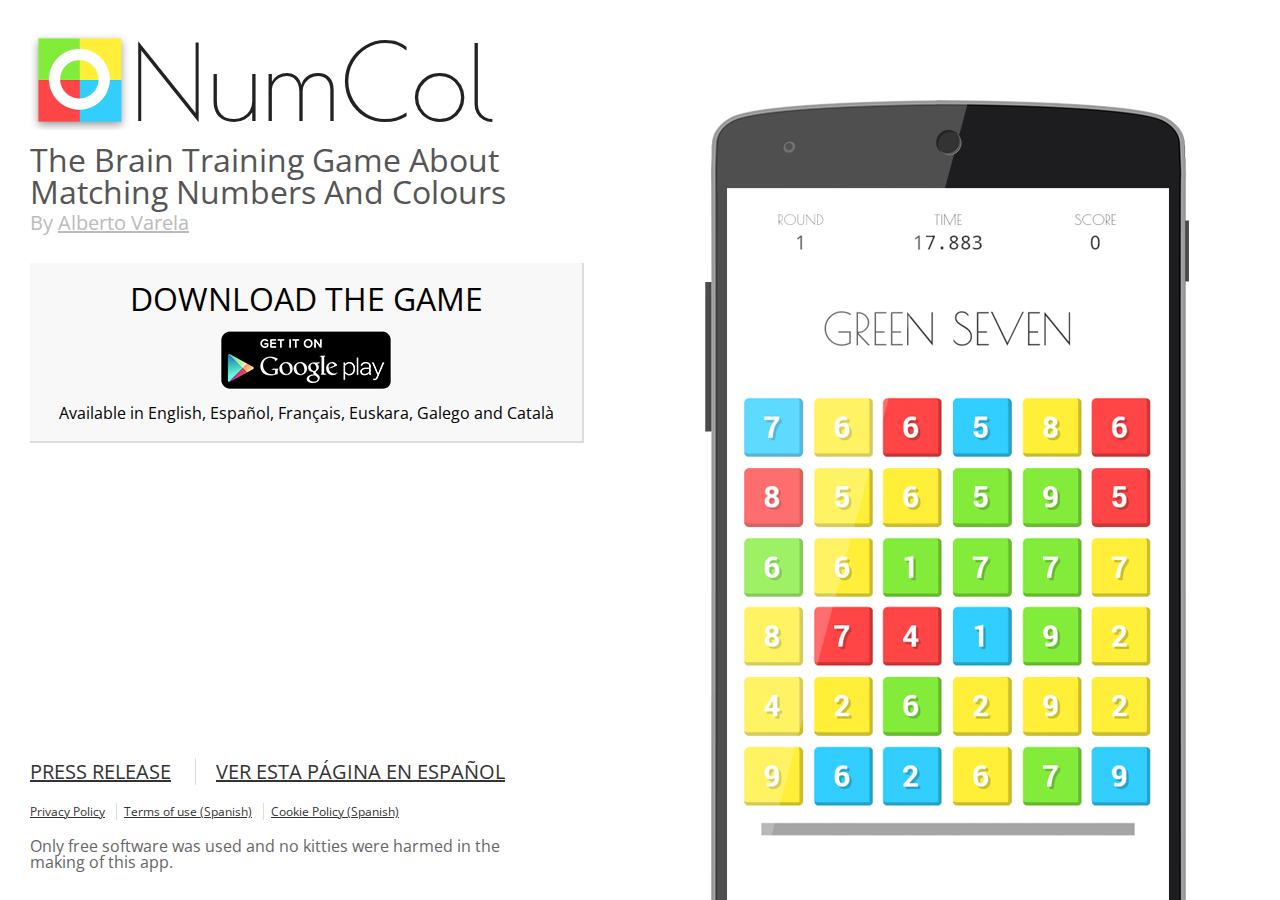
<file: index.html>
<!DOCTYPE html>
<html lang="en">
<head>
  <meta charset="utf-8" />
  <meta name="viewport" content="width=device-width, initial-scale=1.0" />
  <link href='https://fonts.googleapis.com/css?family=Poiret+One|Open+Sans+Condensed:300' rel='stylesheet' type='text/css'>
  <link href="/stylesheets/app.css" rel="stylesheet" type="text/css" media="all" />
  <link rel="shortcut icon" href="favicon.ico" />
  <link rel="canonical" href="https://www.numcol.com/" />
  <link rel="alternate" hreflang="es" href="https://www.numcol.com/es/" />
  <title>NumCol - The Brain Training Game About Matching Numbers And Colours</title>
    <meta name="description" content="NumCol is an Android game about matching numbers and colours. It will train your brain and you'll be able to challenge your friends" />
    <meta property="og:site_name" content="NumCol" />
    <meta property="og:title" content="NumCol" />
    <meta property="og:type" content="website" />
    <meta property="og:url" content="https://www.numcol.com/" />
    <meta property="og:image" content="https://www.numcol.com/images/fetured-nulcom.jpg" />
    <meta property="og:description" content="The Brain Training Game About Matching Numbers And Colours" />
</head>
<body>
    <script>
      (function(i,s,o,g,r,a,m){i['GoogleAnalyticsObject']=r;i[r]=i[r]||function(){
      (i[r].q=i[r].q||[]).push(arguments)},i[r].l=1*new Date();a=s.createElement(o),
      m=s.getElementsByTagName(o)[0];a.async=1;a.src=g;m.parentNode.insertBefore(a,m)
      })(window,document,'script','//www.google-analytics.com/analytics.js','ga');

      ga('create', 'UA-56333646-1', 'auto');
      ga('send', 'pageview');

    </script>

    <div id="wrapper">
        <div id="header">
            <img src="images/logo.png" />
            <h1>NumCol</h1>
            <h2>The Brain Training Game About Matching Numbers And Colours</h2>
            <p class="copy">By <a href="https://www.berriart.com/?utm_source=projects&amp;utm_medium=link&amp;utm_campaign=numcol">Alberto Varela</a></p>

            <div id="download-container">
              <div class="download">
                <div class="box">
                  <h3>Download the game</h3>
                  <p><a id="getonfree" href="https://play.google.com/store/apps/details?id=com.numcol.free"><img src="images/geton.png" alt="Get it on the Android Market" /></a></p>
                  <p>Available in English, Español, Français, Euskara, Galego and Català</p>
                </div>
              </div>
            </div>
        </div>

        <div id="middle">
            <img src="images/phone.png" />
        </div>
        <footer>
            <nav>
              <ul>
                <li><a href="/press/release1.html">Press Release</a></li>
                <li><a href="/es/">Ver esta página en español</a></li>
              </ul>
              <ul class="small">
                <li><a href="/legals/">Privacy Policy</a></li>
                <li><a href="/es/terminos/">Terms of use (Spanish)</a></li>
                <li><a href="/es/cookies/">Cookie Policy (Spanish)</a></li>
              </ul>
            </nav>
            <p class="kitties">Only free software was used and no kitties were harmed in the making of this app.</p>
        </footer>
    </div>
    <script>
        /**
         * Utility to wrap the different behaviors between W3C-compliant browsers
         * and IE when adding event handlers.
         *
         * @param {Object} element Object on which to attach the event listener.
         * @param {string} type A string representing the event type to listen for
         *     (e.g. load, click, etc.).
         * @param {function()} callback The function that receives the notification.
         */
        function addListener(element, type, callback) {
          if (element.addEventListener) element.addEventListener(type, callback);
          else if (element.attachEvent) element.attachEvent('on' + type, callback);
        }

        var freeDownloadLink = document.getElementById('getonfree');
        addListener(freeDownloadLink, 'click', function(event) {
            event.preventDefault();
            ga('send', 'event', 'button', 'click', 'play-store-free');

            setTimeout(function() {
                window.location = freeDownloadLink.getAttribute('href');
            }, 100);
        });

    </script>
</body>
</html>
</file>
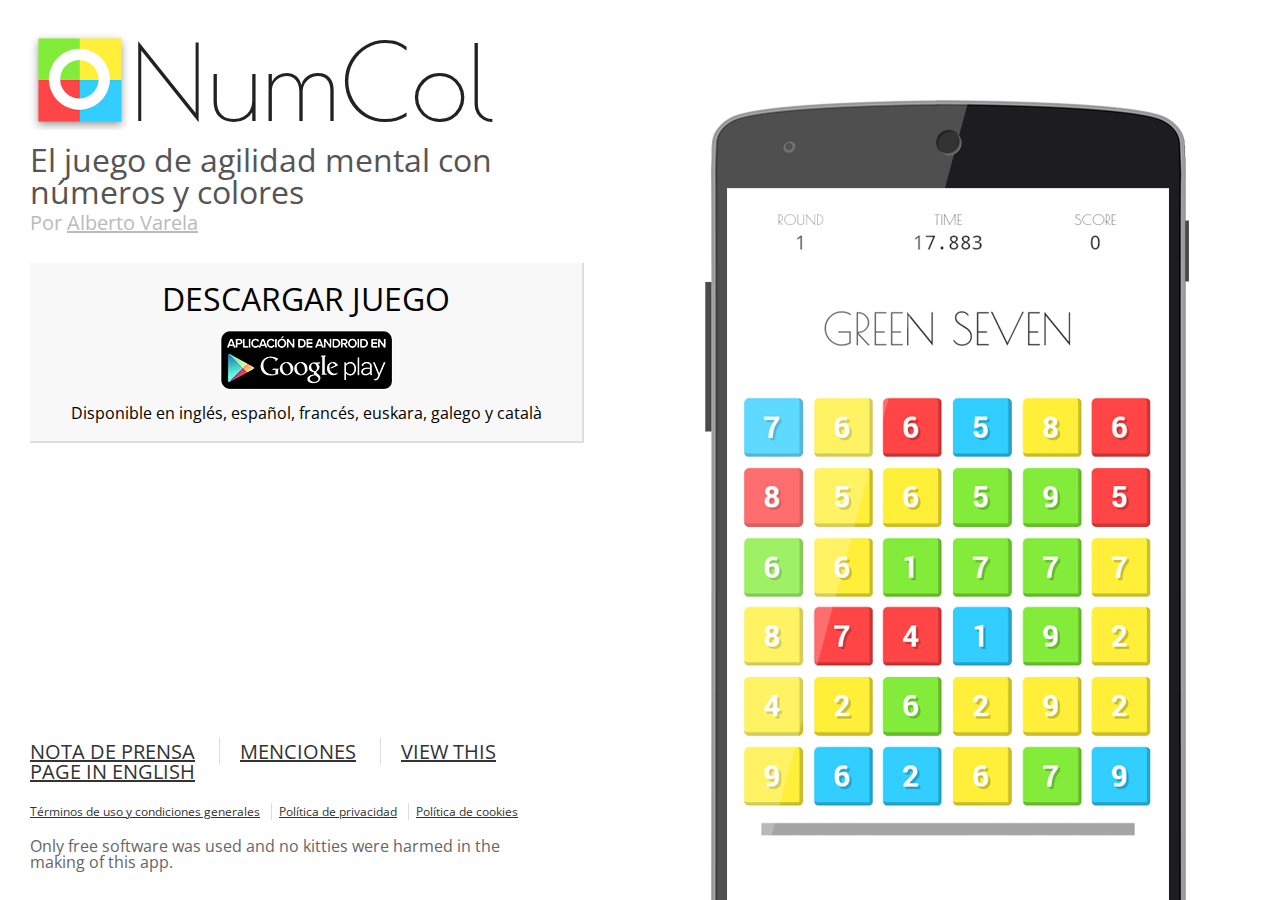
<file: es/index.html>
<!DOCTYPE html>
<html lang="es">
<head>
  <meta charset="utf-8" />
  <meta name="viewport" content="width=device-width, initial-scale=1.0" />
  <link href='https://fonts.googleapis.com/css?family=Poiret+One|Open+Sans+Condensed:300' rel='stylesheet' type='text/css'>
  <link href="/stylesheets/app.css" rel="stylesheet" type="text/css" media="all" />
  <link rel="shortcut icon" href="/favicon.ico" />
  <link rel="canonical" href="https://www.numcol.com/es/" />
  <link rel="alternate" hreflang="en" href="https://www.numcol.com/" />
  <title>NumCol - El juego de agilidad mental con números y colores</title>
  <meta name="description" content="Un juego para móviles, disponible en estos momentos para Android, que probará tu agilidad mental con números y colores" />
  <meta property="og:title" content="NumCol" />
  <meta property="og:site_name" content="NumCol"/>
  <meta property="og:url" content="https://www.numcol.com/es/" />
  <meta property="og:description" content="El juego de agilidad mental con números y colores" />
  <meta property="og:image" content="https://www.numcol.com/images/fetured-nulcom.jpg" />
</head>
<body>
    <script>
      (function(i,s,o,g,r,a,m){i['GoogleAnalyticsObject']=r;i[r]=i[r]||function(){
      (i[r].q=i[r].q||[]).push(arguments)},i[r].l=1*new Date();a=s.createElement(o),
      m=s.getElementsByTagName(o)[0];a.async=1;a.src=g;m.parentNode.insertBefore(a,m)
      })(window,document,'script','//www.google-analytics.com/analytics.js','ga');

      ga('create', 'UA-56333646-1', 'auto');
      ga('send', 'pageview');

    </script>

    <div id="wrapper">
        <div id="header">
            <img src="/images/logo.png" />
            <h1>NumCol</h1>
            <h2>El juego de agilidad mental con números y colores</h2>
            <p class="copy">Por <a href="https://www.berriart.com/?utm_source=projects&amp;utm_medium=link&amp;utm_campaign=numcol">Alberto Varela</a></p>

            <div id="download-container">
              <div class="download">
                <div class="box">
                  <h3>Descargar Juego</h3>
                  <p><a id="getonfree" href="https://play.google.com/store/apps/details?id=com.numcol.free"><img alt="Descárgalo en el market de Android" src="/images/geton-es.png" /></a></p>
                  <p>Disponible en inglés, español, francés, euskara, galego y català</p>
                </div>
              </div>
            </div>
        </div>

        <div id="middle">
            <img src="/images/phone.png" />
        </div>
        <footer>
            <nav>
              <ul>
                <li><a href="/es/prensa/nota1.html">Nota de prensa</a></li>
                <li><a href="/es/prensa/">Menciones</a></li>
                <li><a href="/">View this page in English</a></li>
                <!--<li><a href="/es/prensa/nota1.html">Menciones</a></li>
                <li><a href="/es/prensa/nota1.html">Términos de uso</a></li>-->
              </ul>
              <ul class="small">
                  <li><a href="/es/terminos/">Términos de uso y condiciones generales</a></li>
                  <li><a href="/es/privacidad/">Política de privacidad</a></li>
                  <li><a href="/es/cookies/">Política de cookies</a></li>
              </ul>
            </nav>
            <p class="kitties">Only free software was used and no kitties were harmed in the making of this app.</p>
        </footer>
    </div>
    <script>
        /**
         * Utility to wrap the different behaviors between W3C-compliant browsers
         * and IE when adding event handlers.
         *
         * @param {Object} element Object on which to attach the event listener.
         * @param {string} type A string representing the event type to listen for
         *     (e.g. load, click, etc.).
         * @param {function()} callback The function that receives the notification.
         */
        function addListener(element, type, callback) {
          if (element.addEventListener) element.addEventListener(type, callback);
          else if (element.attachEvent) element.attachEvent('on' + type, callback);
        }

        var freeDownloadLink = document.getElementById('getonfree');
        addListener(freeDownloadLink, 'click', function(event) {
            event.preventDefault();
            ga('send', 'event', 'button', 'click', 'play-store-free');

            setTimeout(function() {
                window.location = freeDownloadLink.getAttribute('href');
            }, 100);
        });

    </script>
</body>
</html>
</file>
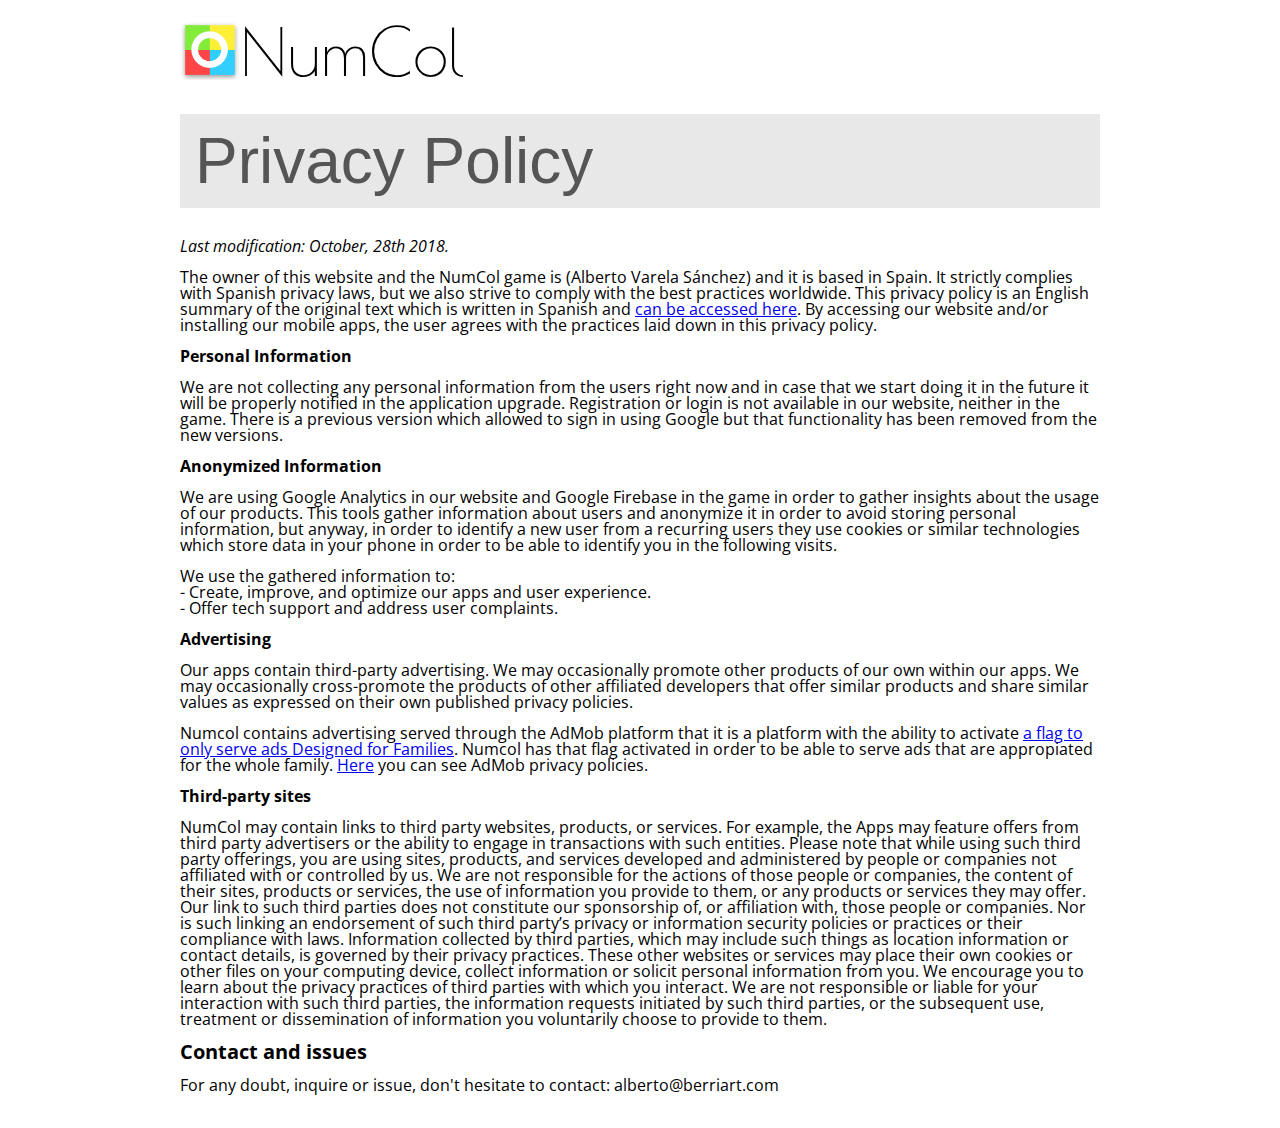
<file: legals/index.html>
<!DOCTYPE html>
<html lang="es" class="page">

<head>
  <meta charset="utf-8" />
  <meta name="viewport" content="width=device-width, initial-scale=1.0" />
  <link href='https://fonts.googleapis.com/css?family=Poiret+One|Open+Sans+Condensed:300' rel='stylesheet' type='text/css'>
  <link href="/stylesheets/app.css" rel="stylesheet" type="text/css" media="all" />
  <link rel="shortcut icon" href="/favicon.ico" />
  <link rel="canonical" href="https://www.numcol.com/legals/" />
  <title>Privacy Policy - NumCol</title>
  <meta name="description" content="Numcol - Privacy Policy" />
  <meta property="og:title" content="NumCol" />
  <meta property="og:site_name" content="NumCol" />
  <meta property="og:url" content="https://www.numcol.com/legals/" />
  <meta property="og:description" content="El juego de agilidad mental con números y colores" />
  <meta property="og:image" content="https://www.numcol.com/images/fetured-nulcom.jpg" />
</head>

<body class="page">
  <script>
    (function (i, s, o, g, r, a, m) {
      i['GoogleAnalyticsObject'] = r;
      i[r] = i[r] || function () {
        (i[r].q = i[r].q || []).push(arguments)
      }, i[r].l = 1 * new Date();
      a = s.createElement(o),
        m = s.getElementsByTagName(o)[0];
      a.async = 1;
      a.src = g;
      m.parentNode.insertBefore(a, m)
    })(window, document, 'script', '//www.google-analytics.com/analytics.js', 'ga');

    ga('create', 'UA-56333646-1', 'auto');
    ga('send', 'pageview');
  </script>

  <div id="wrapper">
    <div class="simple-page">
      <header>
        <a href="/"><img src="/images/logo.png" /></a>
        <h1><a href="/">NumCol</a></h1>
        <h2>Privacy Policy</h2>
      </header>
      <p class="answer"><em>Last modification: October, 28th 2018.</em></p>

      <p class="answer">The owner of this website and the NumCol game is (Alberto Varela Sánchez) and it is based in
        Spain.
        It strictly complies with Spanish privacy laws, but we also strive to comply with the best practices worldwide.
        This privacy policy is an English summary of the original text which is written in Spanish and <a href="/es/privacidad">can
          be accessed here</a>.
        By accessing our website and/or installing our mobile apps, the user agrees with the practices laid down in
        this privacy policy.

        <p class="answer"><strong>Personal Information</strong></p>

        <p class="answer">
          We are not collecting any personal information from the users right now and in case that we start doing it in
          the future it will be
          properly notified in the application upgrade. Registration or login is not available in our website, neither
          in the game. There is
          a previous version which allowed to sign in using Google but that functionality has been removed from the new
          versions.
        </p>

        <p class="answer"><strong>Anonymized Information</strong></p>

        <p class="answer">
          We are using Google Analytics in our website and Google Firebase in the game in order to gather insights
          about the usage of
          our products. This tools gather information about users and anonymize it in order to avoid storing personal
          information, but anyway,
          in order to identify a new user from a recurring users they use cookies or similar technologies which store
          data in your phone
          in order to be able to identify you in the following visits.
        </p>

        <p class="answer">
          We use the gathered information to: <br>
          - Create, improve, and optimize our apps and user experience.<br>
          - Offer tech support and address user complaints.<br>
        </p>

        <p class="answer"><strong>Advertising</strong></p>

        <p class="answer">
          Our apps contain third-party advertising. We may occasionally promote other products of our own within our
          apps.
          We may occasionally cross-promote the products of other affiliated developers that offer similar products and
          share
          similar values as expressed on their own published privacy policies.
        </p>

        <p class="answer">
          Numcol contains advertising served through the AdMob platform that it is a platform with the ability to
          activate
          <a href="https://support.google.com/admob/answer/6223431?hl=en">a flag to only serve ads Designed for
            Families</a>.
          Numcol has that flag activated in order to be able to serve ads that are appropiated for the whole family.
          <a href="https://support.google.com/admob/answer/6128543">Here</a> you can see AdMob privacy policies.
        </p>

        <p class="answer"><strong>Third-party sites</strong></p>

        <p class="answer">
          NumCol may contain links to third party websites, products, or services. For example, the Apps may feature
          offers from third party advertisers or the ability to engage in transactions with such entities. Please note
          that while using such third party offerings, you are using sites, products, and services developed and
          administered by people or companies not affiliated with or controlled by us. We are not responsible for the
          actions of those people or companies, the content of their sites, products or services, the use of
          information you provide to them, or any products or services they may offer. Our link to such third parties
          does not constitute our sponsorship of, or affiliation with, those people or companies. Nor is such linking
          an endorsement of such third party’s privacy or information security policies or practices or their
          compliance with laws. Information collected by third parties, which may include such things as location
          information or contact details, is governed by their privacy practices. These other websites or services may
          place their own cookies or other files on your computing device, collect information or solicit personal
          information from you. We encourage you to learn about the privacy practices of third parties with which you
          interact. We are not responsible or liable for your interaction with such third parties, the information
          requests initiated by such third parties, or the subsequent use, treatment or dissemination of information
          you voluntarily choose to provide to them.
        </p>


        <p class="question"><strong>Contact and issues</strong></p>

        <p class="answer">
          For any doubt, inquire or issue, don't hesitate to contact: alberto@berriart.com
        </p>


        <footer>

        </footer>
    </div>
  </div>

</body>

</html>
</file>
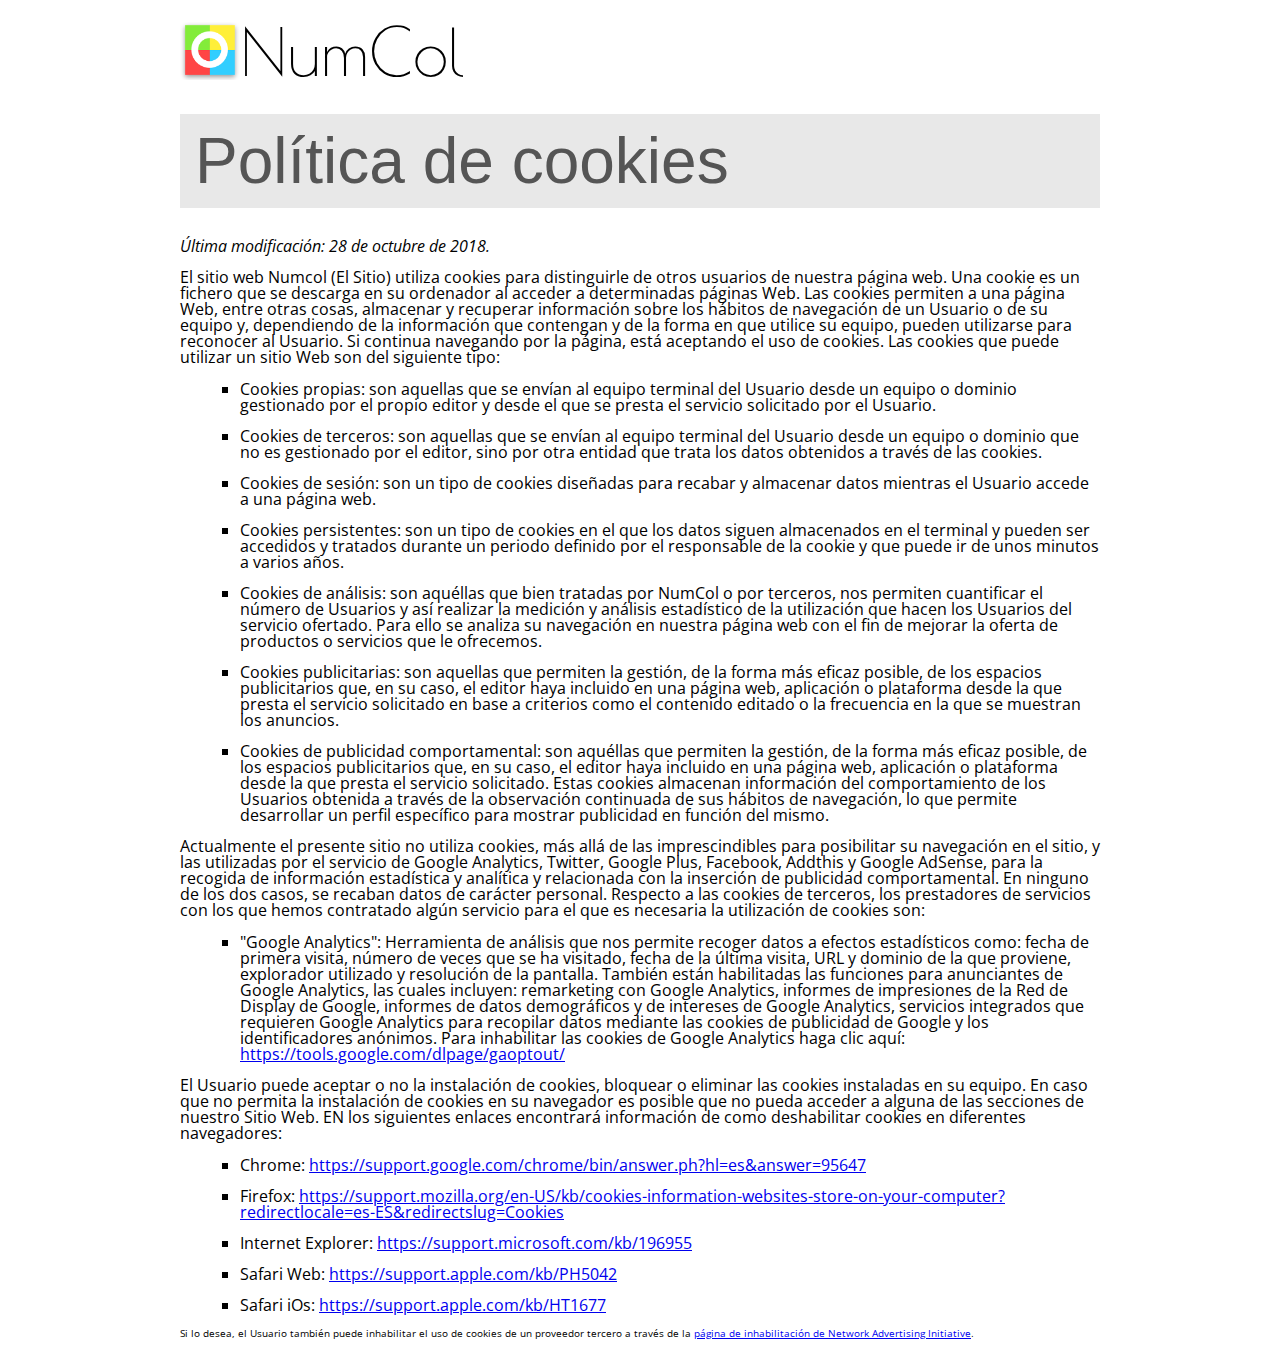
<file: es/cookies/index.html>
<!DOCTYPE html>
<html lang="es" class="page">

<head>
  <meta charset="utf-8" />
  <meta name="viewport" content="width=device-width, initial-scale=1.0" />
  <link href='https://fonts.googleapis.com/css?family=Poiret+One|Open+Sans+Condensed:300' rel='stylesheet' type='text/css'>
  <link href="/stylesheets/app.css" rel="stylesheet" type="text/css" media="all" />
  <link rel="shortcut icon" href="/favicon.ico" />
  <link rel="canonical" href="https://www.numcol.com/es/cookies/" />
  <title>Política de cookies - NumCol</title>
  <meta name="description" content="Numcol - Política de cookies" />
  <meta property="og:title" content="NumCol" />
  <meta property="og:site_name" content="NumCol" />
  <meta property="og:url" content="https://www.numcol.com/es/cookies/" />
  <meta property="og:description" content="El juego de agilidad mental con números y colores" />
  <meta property="og:image" content="https://www.numcol.com/images/fetured-nulcom.jpg" />
</head>

<body class="page">
  <script>
    (function (i, s, o, g, r, a, m) {
      i['GoogleAnalyticsObject'] = r;
      i[r] = i[r] || function () {
        (i[r].q = i[r].q || []).push(arguments)
      }, i[r].l = 1 * new Date();
      a = s.createElement(o),
        m = s.getElementsByTagName(o)[0];
      a.async = 1;
      a.src = g;
      m.parentNode.insertBefore(a, m)
    })(window, document, 'script', '//www.google-analytics.com/analytics.js', 'ga');

    ga('create', 'UA-56333646-1', 'auto');
    ga('send', 'pageview');
  </script>

  <div id="wrapper">
    <div class="simple-page">
      <header>
        <a href="/es/"><img src="/images/logo.png" /></a>
        <h1><a href="/es/">NumCol</a></h1>
        <h2>Política de cookies</h2>
      </header>
      <p class="answer"><em>Última modificación: 28 de octubre de 2018.</em></p>

      <p class="answer">El sitio web Numcol (El Sitio) utiliza cookies para distinguirle de otros usuarios de nuestra
        página web.
        Una cookie es un fichero que se descarga en su ordenador al acceder a determinadas páginas Web. Las cookies
        permiten a una página Web, entre otras cosas, almacenar y recuperar información sobre los hábitos de navegación
        de un Usuario o de su equipo y, dependiendo de la información que contengan y de la forma en que utilice su
        equipo, pueden utilizarse para reconocer al Usuario.
        Si continua navegando por la página, está aceptando el uso de cookies. Las cookies que puede utilizar un sitio
        Web son del siguiente tipo:</p>

      <ul class="answer">
        <li>Cookies propias: son aquellas que se envían al equipo terminal del Usuario desde un equipo o dominio
          gestionado por el propio editor y desde el que se presta el servicio solicitado por el Usuario.</li>
        <li>Cookies de terceros: son aquellas que se envían al equipo terminal del Usuario desde un equipo o dominio
          que no es gestionado por el editor, sino por otra entidad que trata los datos obtenidos a través de las
          cookies.</li>
        <li>Cookies de sesión: son un tipo de cookies diseñadas para recabar y almacenar datos mientras el Usuario
          accede a una página web.</li>
        <li>Cookies persistentes: son un tipo de cookies en el que los datos siguen almacenados en el terminal y pueden
          ser accedidos y tratados durante un periodo definido por el responsable de la cookie y que puede ir de unos
          minutos a varios años.</li>
        <li>Cookies de análisis: son aquéllas que bien tratadas por NumCol o por terceros, nos permiten cuantificar el
          número de Usuarios y así realizar la medición y análisis estadístico de la utilización que hacen los Usuarios
          del servicio ofertado. Para ello se analiza su navegación en nuestra página web con el fin de mejorar la
          oferta de productos o servicios que le ofrecemos.</li>
        <li>Cookies publicitarias: son aquellas que permiten la gestión, de la forma más eficaz posible, de los
          espacios publicitarios que, en su caso, el editor haya incluido en una página web, aplicación o plataforma
          desde la que presta el servicio solicitado en base a criterios como el contenido editado o la frecuencia en
          la que se muestran los anuncios.</li>
        <li>Cookies de publicidad comportamental: son aquéllas que permiten la gestión, de la forma más eficaz posible,
          de los espacios publicitarios que, en su caso, el editor haya incluido en una página web, aplicación o
          plataforma desde la que presta el servicio solicitado. Estas cookies almacenan información del comportamiento
          de los Usuarios obtenida a través de la observación continuada de sus hábitos de navegación, lo que permite
          desarrollar un perfil específico para mostrar publicidad en función del mismo.</li>
      </ul>

      <p class="answer">Actualmente el presente sitio no utiliza cookies, más allá de las imprescindibles para
        posibilitar su navegación en el sitio, y las utilizadas por el servicio de Google Analytics, Twitter, Google
        Plus, Facebook, Addthis y Google AdSense, para la recogida de información estadística y analítica y relacionada
        con la inserción de publicidad comportamental. En ninguno de los dos casos, se recaban datos de carácter
        personal.
        Respecto a las cookies de terceros, los prestadores de servicios con los que hemos contratado algún servicio
        para el que es necesaria la utilización de cookies son:</p>

      <ul class="answer">
        <li>
          "Google Analytics": Herramienta de análisis que nos permite recoger datos a efectos estadísticos como: fecha
          de primera visita,
          número de veces que se ha visitado, fecha de la última visita, URL y dominio de la que proviene, explorador
          utilizado y resolución
          de la pantalla. También están habilitadas las funciones para anunciantes de Google Analytics, las cuales
          incluyen: remarketing
          con Google Analytics, informes de impresiones de la Red de Display de Google, informes de datos demográficos
          y de intereses de
          Google Analytics, servicios integrados que requieren Google Analytics para recopilar datos mediante las
          cookies de publicidad
          de Google y los identificadores anónimos. Para inhabilitar las cookies de Google Analytics haga clic aquí:
          <a href="https://tools.google.com/dlpage/gaoptout/">https://tools.google.com/dlpage/gaoptout/</a>
        </li>

      </ul>

      <p class="answer">El Usuario puede aceptar o no la instalación de cookies, bloquear o eliminar las cookies
        instaladas en su equipo. En caso que no permita
        la instalación de cookies en su navegador es posible que no pueda acceder a alguna de las secciones de nuestro
        Sitio Web. EN los siguientes
        enlaces encontrará información de como deshabilitar cookies en diferentes navegadores:</p>

      <ul class="answer">
        <li>Chrome: <a href="https://support.google.com/chrome/bin/answer.ph?hl=es&amp;answer=95647">https://support.google.com/chrome/bin/answer.ph?hl=es&amp;answer=95647</a></li>
        <li>Firefox: <a href="https://support.mozilla.org/en-US/kb/cookies-information-websites-store-on-your-computer?redirectlocale=es-ES&amp;redirectslug=Cookies">https://support.mozilla.org/en-US/kb/cookies-information-websites-store-on-your-computer?redirectlocale=es-ES&amp;redirectslug=Cookies</a></li>
        <li>Internet Explorer: <a href="https://support.microsoft.com/kb/196955">https://support.microsoft.com/kb/196955</a></li>
        <li>Safari Web: <a href="https://support.apple.com/kb/PH5042">https://support.apple.com/kb/PH5042</a></li>
        <li>Safari iOs: <a href="https://support.apple.com/kb/HT1677">https://support.apple.com/kb/HT1677</a></li>
      </ul>

      <p>Si lo desea, el Usuario también puede inhabilitar el uso de cookies de un proveedor tercero a través de la <a
          href="https://www.networkadvertising.org/managing/opt_out.asp">página de inhabilitación de Network Advertising
          Initiative</a>.</p>

      <footer>

      </footer>
    </div>
  </div>

</body>

</html>
</file>
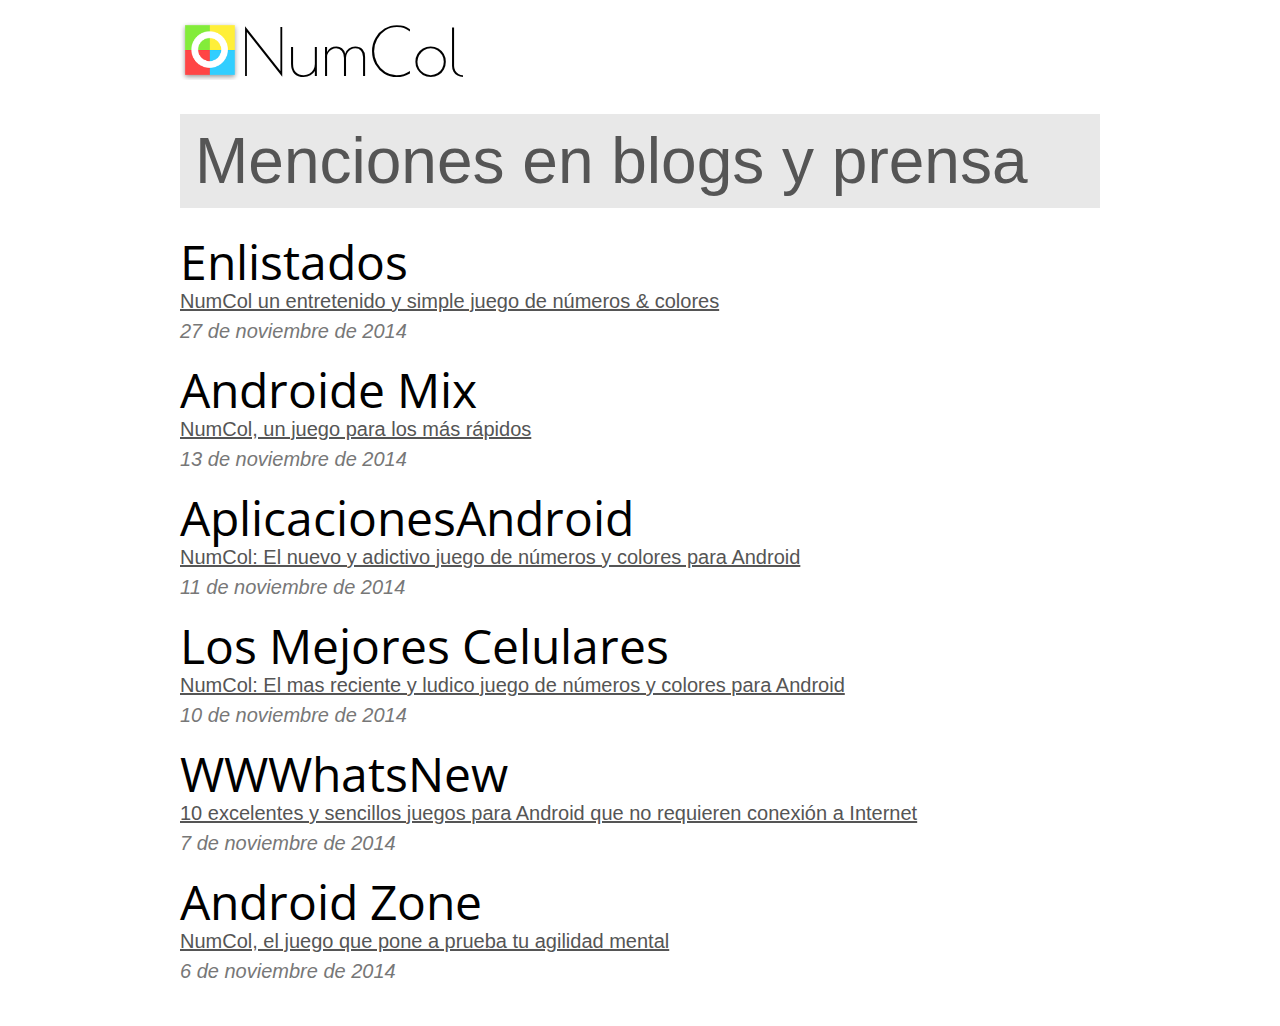
<file: es/prensa/index.html>
<!DOCTYPE html>
<html lang="es" class="page">
<head>
  <meta charset="utf-8" />
  <meta name="viewport" content="width=device-width, initial-scale=1.0" />
  <link href='https://fonts.googleapis.com/css?family=Poiret+One|Open+Sans+Condensed:300' rel='stylesheet' type='text/css'>
  <link href="/stylesheets/app.css" rel="stylesheet" type="text/css" media="all" />
  <link rel="shortcut icon" href="/favicon.ico" />
  <link rel="canonical" href="https://www.numcol.com/es/prensa/" />
  <title>Menciones en blogs y prensa - NumCol</title>
  <meta name="description" content="Numcol - Menciones en blogs y prensa" />
  <meta property="og:title" content="NumCol" />
  <meta property="og:site_name" content="NumCol"/>
  <meta property="og:url" content="https://www.numcol.com/es/prensa/" />
  <meta property="og:description" content="El juego de agilidad mental con números y colores" />
  <meta property="og:image" content="https://www.numcol.com/images/fetured-nulcom.jpg" />
</head>
<body class="page">
    <script>
      (function(i,s,o,g,r,a,m){i['GoogleAnalyticsObject']=r;i[r]=i[r]||function(){
      (i[r].q=i[r].q||[]).push(arguments)},i[r].l=1*new Date();a=s.createElement(o),
      m=s.getElementsByTagName(o)[0];a.async=1;a.src=g;m.parentNode.insertBefore(a,m)
      })(window,document,'script','//www.google-analytics.com/analytics.js','ga');

      ga('create', 'UA-56333646-1', 'auto');
      ga('send', 'pageview');

    </script>

    <div id="wrapper">
      <div class="simple-page">
        <header>
          <a href="/es/"><img src="/images/logo.png" /></a>
          <h1><a href="/es/">NumCol</a></h1>
          <h2>Menciones en blogs y prensa</h2>
        </header>

        <article class="mention">
          <h1><a href="https://enlistados.net/">Enlistados</a></h1>
          <p><a href="https://enlistados.net/numcol-un-entretenido-y-simple-juego-de-numeros-colores/">NumCol un entretenido y simple juego de números &amp; colores</a> <br /><i>27 de noviembre de 2014</i></p>
        </article>

        <article class="mention">
          <h1><a href="https://androidemix.com/">Androide Mix</a></h1>
          <p><a href="https://androidemix.com/2014/11/numcol-un-juego-para-los-mas-rapidos/">NumCol, un juego para los más rápidos</a> <br /><i>13 de noviembre de 2014</i></p>
        </article>

        <article class="mention">
          <h1><a href="https://aplicacionesandroid.info/">AplicacionesAndroid</a></h1>
          <p><a href="https://aplicacionesandroid.info/numcol-el-nuevo-y-adictivo-juego-de-numeros-y-colores-para-android/">NumCol: El nuevo y adictivo juego de números y colores para Android</a> <br /><i>11 de noviembre de 2014</i></p>
        </article>

        <article class="mention">
          <h1><a href="https://celularesmejores.com/">Los Mejores Celulares</a></h1>
          <p><a href="https://celularesmejores.com/numcol-el-mas-reciente-y-ludico-juego-de-numeros-y-colores-para-android/">NumCol: El mas reciente y ludico juego de números y colores para Android</a> <br /><i>10 de noviembre de 2014</i></p>
        </article>

        <article class="mention">
          <h1><a href="https://androidzone.es/">WWWhatsNew</a></h1>
          <p><a href="https://wwwhatsnew.com/2014/03/26/sencillos-juegos-para-android-requieren-conexion-internet/">10 excelentes y sencillos juegos para Android que no requieren conexión a Internet</a> <br /><i>7 de noviembre de 2014</i></p>
        </article>

        <article class="mention">
          <h1><a href="https://androidzone.es/">Android Zone</a></h1>
          <p><a href="https://androidzone.es/numcol-el-juego-que-pone-a-prueba-tu-agilidad-mental/">NumCol, el juego que pone a prueba tu agilidad mental</a> <br /><i>6 de noviembre de 2014</i></p>
        </article>


        <footer>

        </footer>
      </div>
    </div>

</body>
</html>
</file>
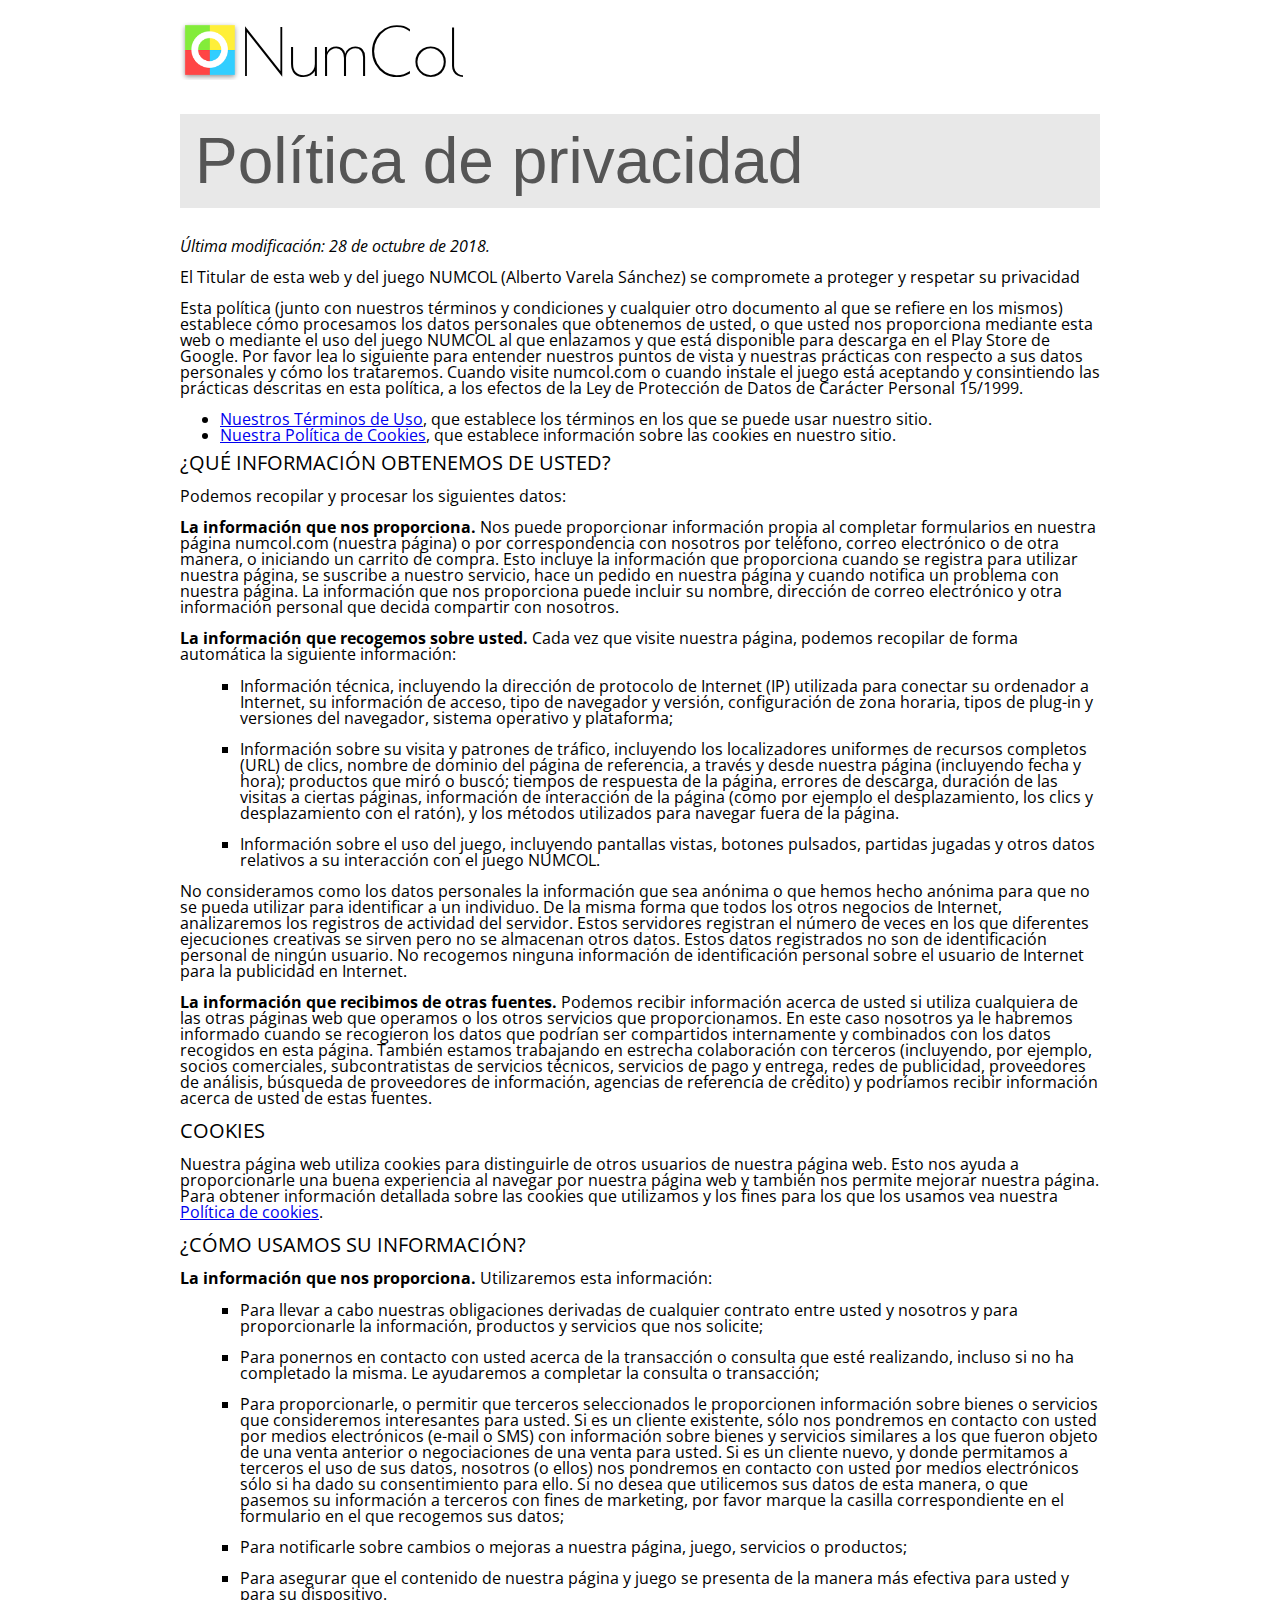
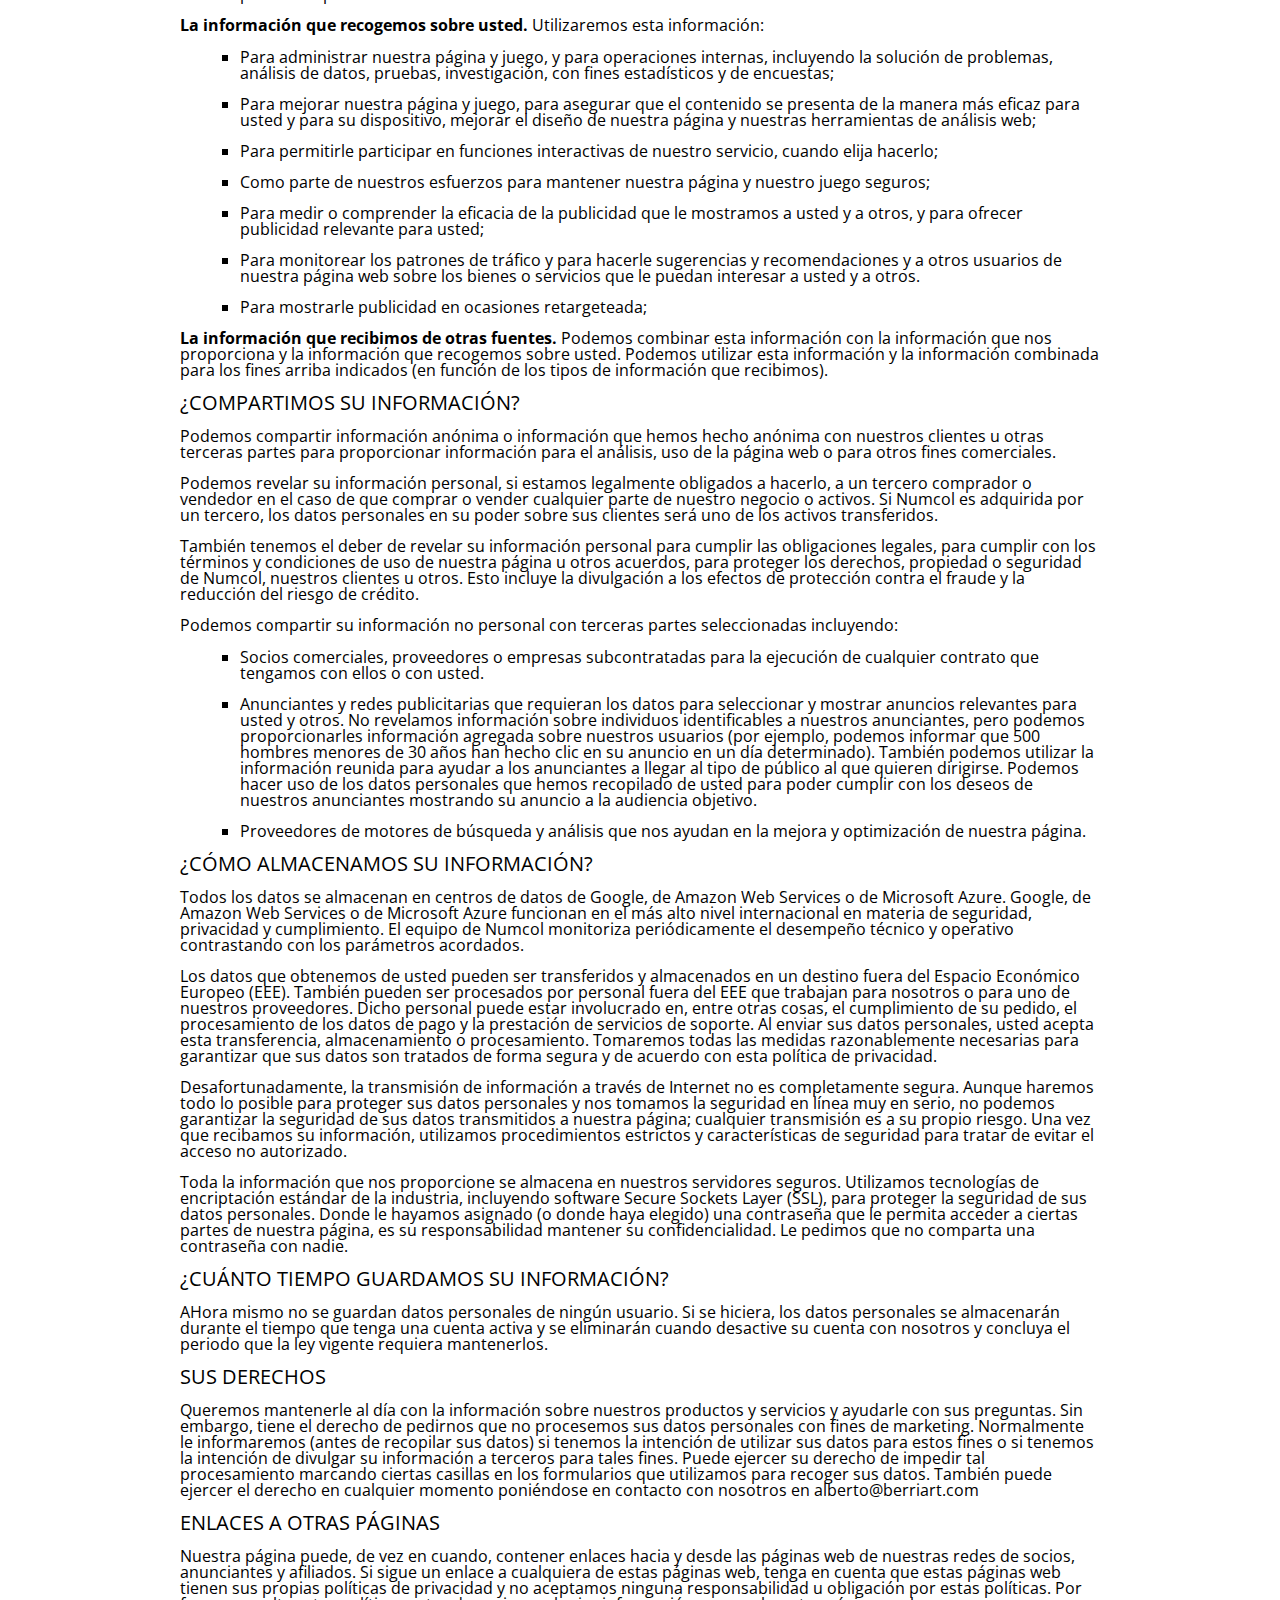
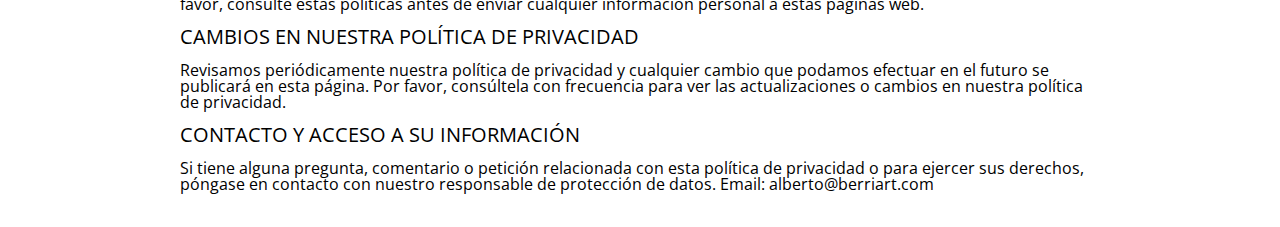
<file: es/privacidad/index.html>
<!DOCTYPE html>
<html lang="es" class="page">
<head>
  <meta charset="utf-8" />
  <meta name="viewport" content="width=device-width, initial-scale=1.0" />
  <link href='https://fonts.googleapis.com/css?family=Poiret+One|Open+Sans+Condensed:300' rel='stylesheet' type='text/css'>
  <link href="/stylesheets/app.css" rel="stylesheet" type="text/css" media="all" />
  <link rel="shortcut icon" href="/favicon.ico" />
  <link rel="canonical" href="https://www.numcol.com/es/privacidad/" />
  <title>Política de privacidad - NumCol</title>
  <meta name="description" content="Numcol - Política de privacidad" />
  <meta property="og:title" content="NumCol" />
  <meta property="og:site_name" content="NumCol"/>
  <meta property="og:url" content="https://www.numcol.com/es/privacidad/" />
  <meta property="og:description" content="El juego de agilidad mental con números y colores" />
  <meta property="og:image" content="https://www.numcol.com/images/fetured-nulcom.jpg" />
</head>
<body class="page">
    <script>
      (function(i,s,o,g,r,a,m){i['GoogleAnalyticsObject']=r;i[r]=i[r]||function(){
      (i[r].q=i[r].q||[]).push(arguments)},i[r].l=1*new Date();a=s.createElement(o),
      m=s.getElementsByTagName(o)[0];a.async=1;a.src=g;m.parentNode.insertBefore(a,m)
      })(window,document,'script','//www.google-analytics.com/analytics.js','ga');

      ga('create', 'UA-56333646-1', 'auto');
      ga('send', 'pageview');

    </script>

    <div id="wrapper">
      <div class="simple-page">
        <header>
          <a href="/es/"><img src="/images/logo.png" /></a>
          <h1><a href="/es/">NumCol</a></h1>
          <h2>Política de privacidad</h2>
        </header>
        <p class="answer"><em>Última modificación: 28 de octubre de 2018.</em></p>

              <p class="answer">El Titular de esta web y del juego NUMCOL (Alberto Varela Sánchez) se compromete a proteger y respetar su privacidad</p>

              <p class="answer">
                Esta política (junto con nuestros términos y condiciones y cualquier otro documento al que se refiere en los mismos) establece
                cómo procesamos los datos personales que obtenemos de usted, o que usted nos proporciona mediante esta web o mediante el uso
                del juego NUMCOL al que enlazamos y que está disponible para descarga en el Play Store de Google. Por favor lea lo siguiente para entender
                nuestros puntos de vista y nuestras prácticas con respecto a sus datos personales y cómo los trataremos. Cuando visite numcol.com
                o cuando instale el juego está aceptando y consintiendo las prácticas descritas en esta política, a los efectos de la Ley de Protección de Datos de Carácter
                Personal 15/1999.
              </p>

              <ul>
                <li><a href="https://www.numcol.com/es/terminos">Nuestros Términos de Uso</a>, que establece los términos en los que se puede usar nuestro sitio.</li>
                <li><a href="https://www.numcol.com/es/cookies">Nuestra Política de Cookies</a>, que establece información sobre las cookies en nuestro sitio.</li>
              </ul>

              <p class="question">¿QUÉ INFORMACIÓN OBTENEMOS DE USTED?</p>

              <p class="answer">
                Podemos recopilar y procesar los siguientes datos:
              </p>
              <p class="answer">
                <strong>La información que nos proporciona.</strong> Nos puede proporcionar información propia al completar formularios en nuestra página
                numcol.com (nuestra página) o por correspondencia con nosotros por teléfono, correo electrónico o de otra manera, o
                iniciando un carrito de compra. Esto incluye la información que proporciona cuando se registra para utilizar nuestra página,
                se suscribe a nuestro servicio, hace un pedido en nuestra página y cuando notifica un problema con nuestra página.
                La información que nos proporciona puede incluir su nombre, dirección de correo electrónico
                y otra información personal que decida compartir con nosotros.
              </p>
              <p class="answer">
                <strong>La información que recogemos sobre usted.</strong> Cada vez que visite nuestra página, podemos recopilar de forma automática
                la siguiente información:
              </p>
              <ul class="answer">
                <li>Información técnica, incluyendo la dirección de protocolo de Internet (IP) utilizada para conectar su ordenador a Internet, su
                  información de acceso, tipo de navegador y versión, configuración de zona horaria, tipos de plug-in y versiones del navegador,
                  sistema operativo y plataforma;</li>
                <li>Información sobre su visita y patrones de tráfico, incluyendo los localizadores uniformes de recursos completos (URL) de clics,
                  nombre de dominio del página de referencia, a través y desde nuestra página (incluyendo fecha y hora); productos que miró o buscó;
                  tiempos de respuesta de la página, errores de descarga, duración de las visitas a ciertas páginas, información de interacción de la
                  página (como por ejemplo el desplazamiento, los clics y desplazamiento con el ratón), y los métodos utilizados para navegar fuera de
                  la página.</li>
                <li>Información sobre el uso del juego, incluyendo pantallas vistas, botones pulsados, partidas jugadas y otros datos relativos
                  a su interacción con el juego NUMCOL.</li>
              </ul>
              <p class="answer">
                No consideramos como los datos personales la información que sea anónima o que hemos hecho anónima para que no se pueda utilizar
                para identificar a un individuo. De la misma forma que todos los otros negocios de Internet, analizaremos los registros de
                actividad del servidor. Estos servidores registran el número de veces en los que diferentes ejecuciones creativas se sirven
                pero no se almacenan otros datos. Estos datos registrados no son de identificación personal de ningún usuario. No recogemos
                ninguna información de identificación personal sobre el usuario de Internet para la publicidad en Internet.
              </p>
              <p class="answer">
                <strong>La información que recibimos de otras fuentes.</strong> Podemos recibir información acerca de usted si utiliza cualquiera
                de las otras páginas web que operamos o los otros servicios que proporcionamos. En este caso nosotros ya le habremos informado
                cuando se recogieron los datos que podrían ser compartidos internamente y combinados con los datos recogidos en esta página.
                También estamos trabajando en estrecha colaboración con terceros (incluyendo, por ejemplo, socios comerciales, subcontratistas
                de servicios técnicos, servicios de pago y entrega, redes de publicidad, proveedores de análisis, búsqueda de proveedores de
                información, agencias de referencia de crédito) y podríamos recibir información acerca de usted de estas fuentes.
              </p>

              <p class="question">COOKIES</p>

              <p class="answer">
                Nuestra página web utiliza cookies para distinguirle de otros usuarios de nuestra página web. Esto nos ayuda a proporcionarle una
                buena experiencia al navegar por nuestra página web y también nos permite mejorar nuestra página. Para obtener información detallada
                sobre las cookies que utilizamos y los fines para los que los usamos vea nuestra
                <a href="https://www.numcol.com/es/cookies">Política de cookies</a>.
              </p>

              <p class="question">¿CÓMO USAMOS SU INFORMACIÓN?</p>

              <p class="answer">
                <strong>La información que nos proporciona. </strong> Utilizaremos esta información:
              </p>
              <ul class="answer">
                <li>Para llevar a cabo nuestras obligaciones derivadas de cualquier contrato entre usted y nosotros y para proporcionarle la información, productos y servicios que nos solicite;</li>
                <li>Para ponernos en contacto con usted acerca de la transacción o consulta que esté realizando, incluso si no ha completado la misma. Le ayudaremos a completar la consulta o transacción;</li>
                <li>Para proporcionarle, o permitir que terceros seleccionados le proporcionen información sobre bienes o servicios que consideremos interesantes para usted. Si es un cliente existente, sólo nos pondremos en contacto con usted por medios electrónicos (e-mail o SMS) con información sobre bienes y servicios similares a los que fueron objeto de una venta anterior o negociaciones de una venta para usted. Si es un cliente nuevo, y donde permitamos a terceros el uso de sus datos, nosotros (o ellos) nos pondremos en contacto con usted por medios electrónicos sólo si ha dado su consentimiento para ello. Si no desea que utilicemos sus datos de esta manera, o que pasemos su información a terceros con fines de marketing, por favor marque la casilla correspondiente en el formulario en el que recogemos sus datos;</li>
                <li>Para notificarle sobre cambios o mejoras a nuestra página, juego, servicios o productos;</li>
                <li>Para asegurar que el contenido de nuestra página y juego se presenta de la manera más efectiva para usted y para su dispositivo.</li>
              </ul>
              <p class="answer">
                <strong>La información que recogemos sobre usted. </strong> Utilizaremos esta información:
              </p>
              <ul class="answer">
                <li>Para administrar nuestra página y juego, y para operaciones internas, incluyendo la solución de problemas, análisis de datos, pruebas, investigación, con fines estadísticos y de encuestas;</li>
                <li>Para mejorar nuestra página y juego, para asegurar que el contenido se presenta de la manera más eficaz para usted y para su dispositivo, mejorar el diseño de nuestra página y nuestras herramientas de análisis web;</li>
                <li>Para permitirle participar en funciones interactivas de nuestro servicio, cuando elija hacerlo;</li>
                <li>Como parte de nuestros esfuerzos para mantener nuestra página y nuestro juego seguros;</li>
                <li>Para medir o comprender la eficacia de la publicidad que le mostramos a usted y a otros, y para ofrecer publicidad relevante para usted;</li>
                <li>Para monitorear los patrones de tráfico y para hacerle sugerencias y recomendaciones y a otros usuarios de nuestra página web sobre los bienes o servicios que le puedan interesar a usted y a otros.</li>
                <li>Para mostrarle publicidad en ocasiones retargeteada;</li>
              </ul>
              <p class="answer">
                <strong>La información que recibimos de otras fuentes. </strong> Podemos combinar esta información con la información que nos proporciona
                y la información que recogemos sobre usted. Podemos utilizar esta información y la información combinada para los fines arriba
                indicados (en función de los tipos de información que recibimos).
              </p>

              <p class="question">¿COMPARTIMOS SU INFORMACIÓN?</p>

              <p class="answer">
                Podemos compartir información anónima o información que hemos hecho anónima con nuestros clientes u otras terceras partes para
                proporcionar información para el análisis, uso de la página web o para otros fines comerciales.
              </p>
              <p class="answer">
                Podemos revelar su información personal, si estamos legalmente obligados a hacerlo, a un tercero comprador o vendedor en el caso de
                que comprar o vender cualquier parte de nuestro negocio o activos. Si Numcol es adquirida por un tercero, los datos personales
                en su poder sobre sus clientes será uno de los activos transferidos.
              </p>
              <p class="answer">
                También tenemos el deber de revelar su información personal para cumplir las obligaciones legales, para cumplir con los términos
                y condiciones de uso de nuestra página u otros acuerdos, para proteger los derechos, propiedad o seguridad de Numcol,
                nuestros clientes u otros. Esto incluye la divulgación a los efectos de protección contra el fraude y la reducción del riesgo de crédito.
              </p>
              <p class="answer">
                Podemos compartir su información no personal con terceras partes seleccionadas incluyendo:
              </p>
              <ul class="answer">
                <li>Socios comerciales, proveedores o empresas subcontratadas para la ejecución de cualquier contrato que tengamos con ellos o con usted.</li>
                <li>Anunciantes y redes publicitarias que requieran los datos para seleccionar y mostrar anuncios relevantes para usted y otros. No revelamos información sobre individuos identificables a nuestros anunciantes, pero podemos proporcionarles información agregada sobre nuestros usuarios (por ejemplo, podemos informar que 500 hombres menores de 30 años han hecho clic en su anuncio en un día determinado). También podemos utilizar la información reunida para ayudar a los anunciantes a llegar al tipo de público al que quieren dirigirse. Podemos hacer uso de los datos personales que hemos recopilado de usted para poder cumplir con los deseos de nuestros anunciantes mostrando su anuncio a la audiencia objetivo.</li>
                <li>Proveedores de motores de búsqueda y análisis que nos ayudan en la mejora y optimización de nuestra página.</li>
              </ul>

              <p class="question">¿CÓMO ALMACENAMOS SU INFORMACIÓN?</p>

              <p class="answer">
                Todos los datos se almacenan en centros de datos de Google, de Amazon Web Services o de Microsoft Azure. Google, de Amazon Web Services o de Microsoft Azure funcionan en el más alto nivel
                internacional en materia de seguridad, privacidad y cumplimiento. El equipo de Numcol monitoriza periódicamente el desempeño
                técnico y operativo contrastando con los parámetros acordados.
              </p>
              <p class="answer">
                Los datos que obtenemos de usted pueden ser transferidos y almacenados en un destino fuera del Espacio Económico Europeo (EEE).
                También pueden ser procesados por personal fuera del EEE que trabajan para nosotros o para uno de nuestros proveedores.
                Dicho personal puede estar involucrado en, entre otras cosas, el cumplimiento de su pedido, el procesamiento de los datos de
                pago y la prestación de servicios de soporte. Al enviar sus datos personales, usted acepta esta transferencia, almacenamiento o
                procesamiento. Tomaremos todas las medidas razonablemente necesarias para garantizar que sus datos son tratados de forma segura
                y de acuerdo con esta política de privacidad.
              </p>
              <p class="answer">
                Desafortunadamente, la transmisión de información a través de Internet no es completamente segura. Aunque haremos todo lo posible
                para proteger sus datos personales y nos tomamos la seguridad en línea muy en serio, no podemos garantizar la seguridad de sus datos
                transmitidos a nuestra página; cualquier transmisión es a su propio riesgo. Una vez que recibamos su información, utilizamos
                procedimientos estrictos y características de seguridad para tratar de evitar el acceso no autorizado.
              </p>
              <p class="answer">
                Toda la información que nos proporcione se almacena en nuestros servidores seguros. Utilizamos tecnologías de encriptación estándar
                de la industria, incluyendo software Secure Sockets Layer (SSL), para proteger la seguridad de sus datos personales.
                Donde le hayamos asignado (o donde haya elegido) una contraseña que le permita acceder a ciertas partes de nuestra página,
                es su responsabilidad mantener su confidencialidad. Le pedimos que no comparta una contraseña con nadie.
              </p>

              <p class="question">¿CUÁNTO TIEMPO GUARDAMOS SU INFORMACIÓN?</p>

              <p class="answer">
                AHora mismo no se guardan datos personales de ningún usuario. Si se hiciera, los datos personales se almacenarán durante el tiempo que tenga
                una cuenta activa y se eliminarán cuando desactive su cuenta con nosotros y concluya el periodo que la ley vigente requiera mantenerlos.
              </p>

              <p class="question">SUS DERECHOS</p>

              <p class="answer">
                Queremos mantenerle al día con la información sobre nuestros productos y servicios y ayudarle con sus preguntas. Sin embargo,
                tiene el derecho de pedirnos que no procesemos sus datos personales con fines de marketing. Normalmente le informaremos (antes de
                recopilar sus datos) si tenemos la intención de utilizar sus datos para estos fines o si tenemos la intención de divulgar su
                información a terceros para tales fines. Puede ejercer su derecho de impedir tal procesamiento marcando ciertas casillas en los
                formularios que utilizamos para recoger sus datos. También puede ejercer el derecho en cualquier momento poniéndose en contacto
                con nosotros en alberto@berriart.com
              </p>

              <p class="question">ENLACES A OTRAS PÁGINAS</p>

              <p class="answer">
                Nuestra página puede, de vez en cuando, contener enlaces hacia y desde las páginas web de nuestras redes de socios, anunciantes y
                afiliados. Si sigue un enlace a cualquiera de estas páginas web, tenga en cuenta que estas páginas web tienen sus propias políticas
                de privacidad y no aceptamos ninguna responsabilidad u obligación por estas políticas. Por favor, consulte estas políticas antes de
                enviar cualquier información personal a estas páginas web.
              </p>

              <p class="question">CAMBIOS EN NUESTRA POLÍTICA DE PRIVACIDAD</p>

              <p class="answer">
                Revisamos periódicamente nuestra política de privacidad y cualquier cambio que podamos efectuar en el futuro se publicará en esta página. Por favor, consúltela con frecuencia para ver las actualizaciones o cambios en nuestra política de privacidad.
              </p>

              <p class="question">CONTACTO Y ACCESO A SU INFORMACIÓN</p>

              <p class="answer">
                Si tiene alguna pregunta, comentario o petición relacionada con esta política de privacidad o para ejercer sus derechos, póngase
                en contacto con nuestro responsable de protección de datos. Email: alberto@berriart.com
              </p>


        <footer>

        </footer>
      </div>
    </div>

</body>
</html>
</file>
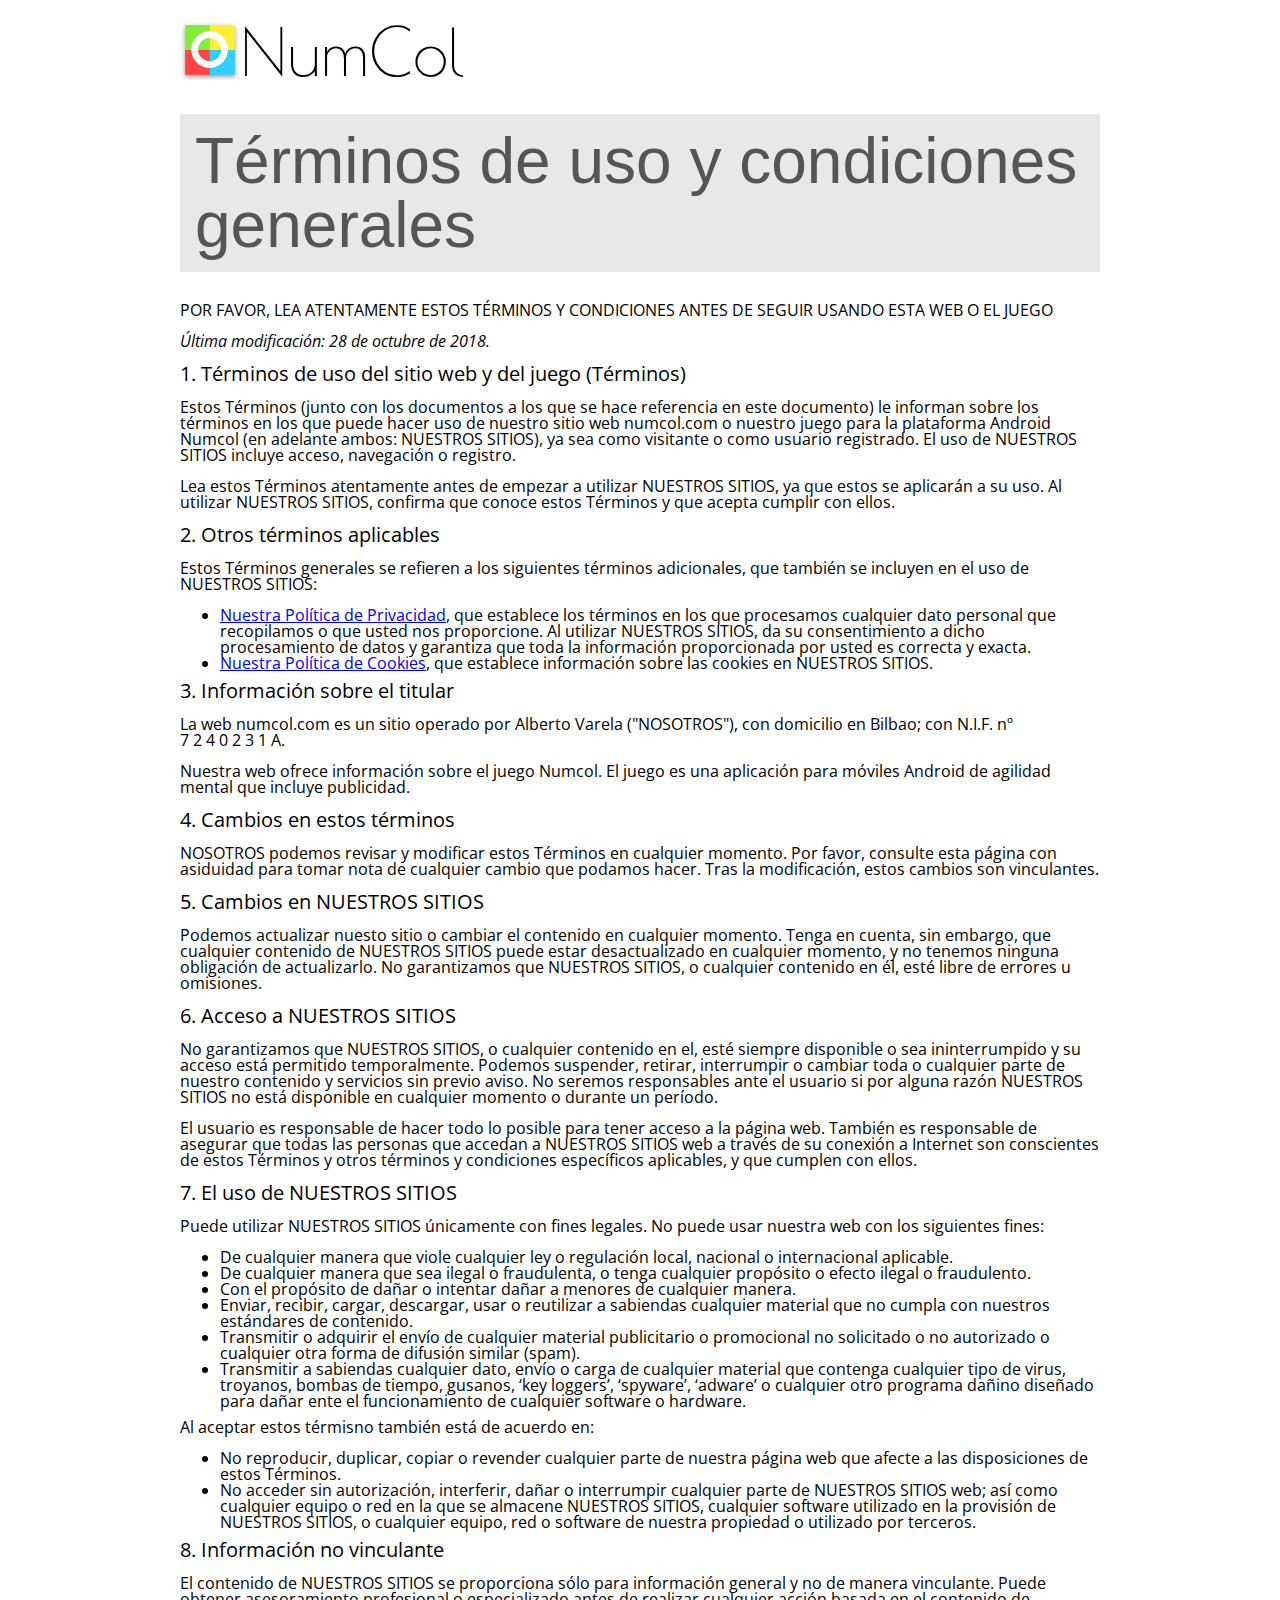
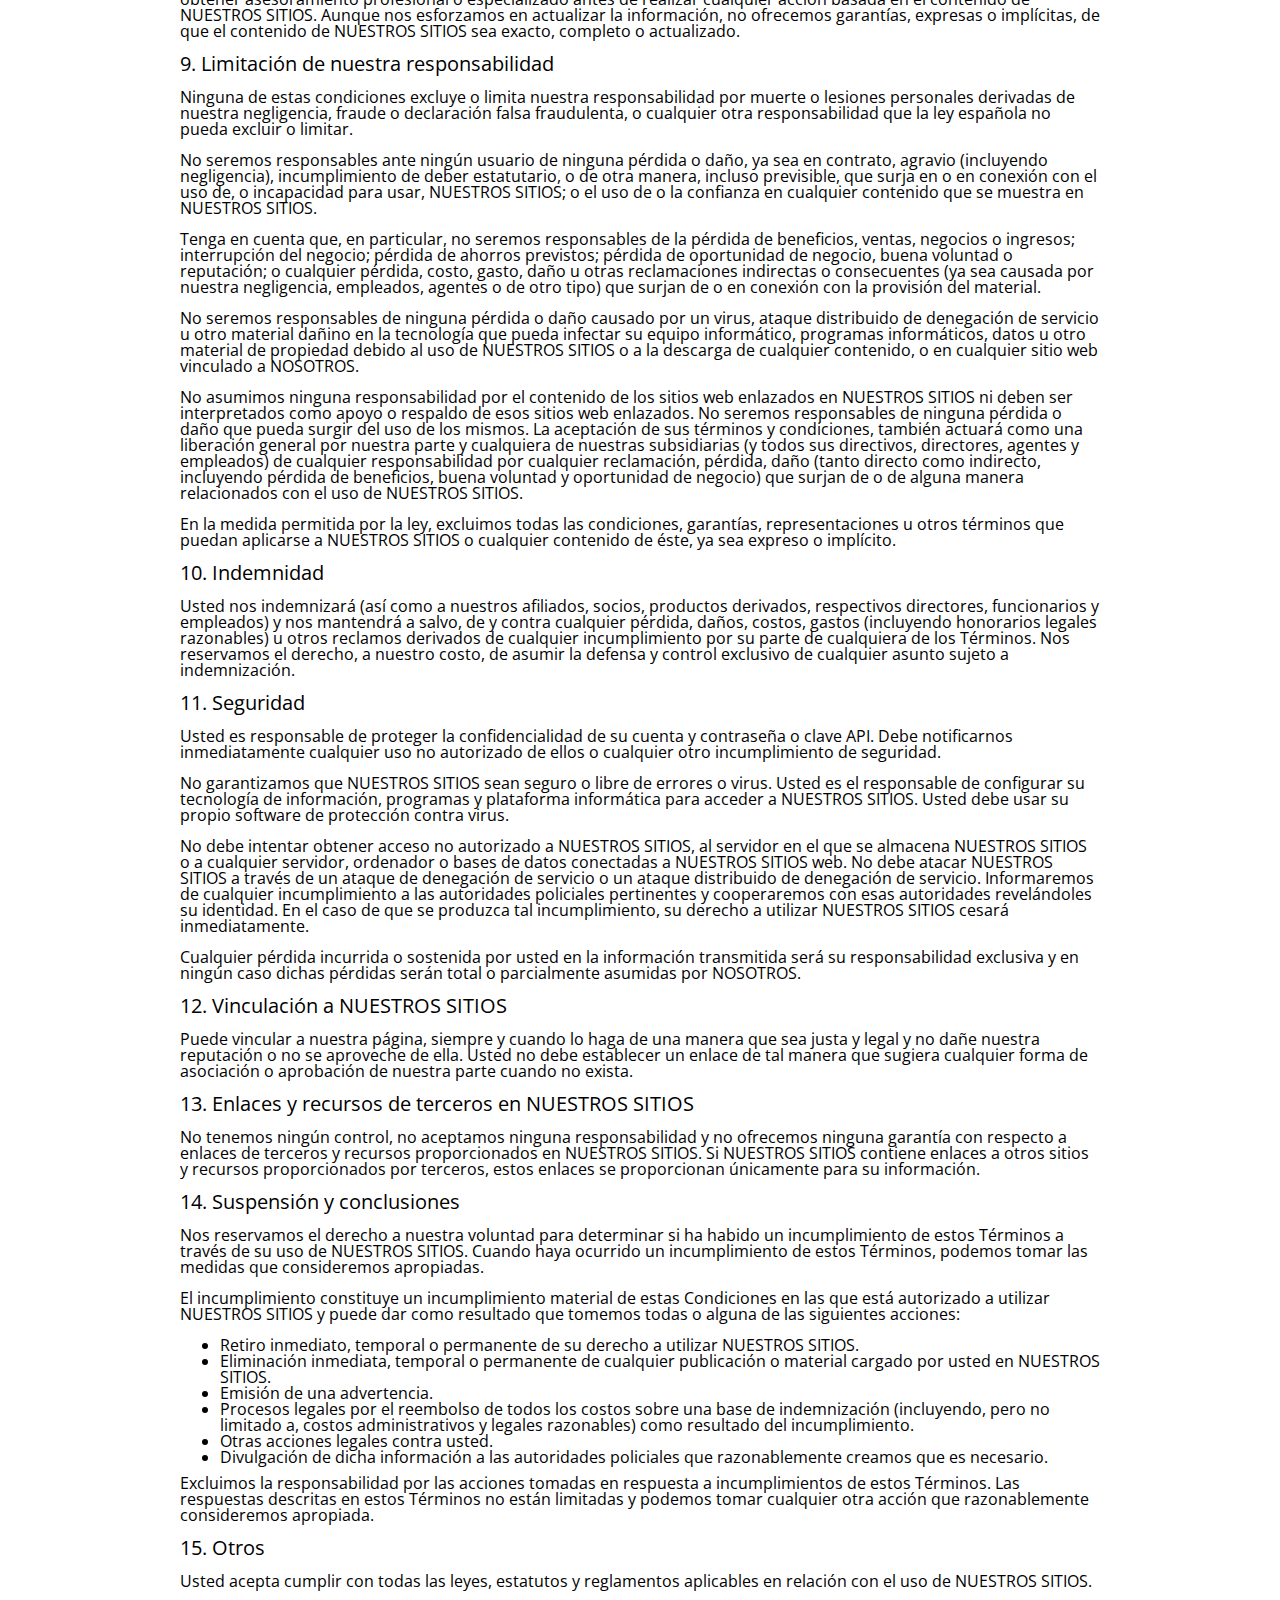
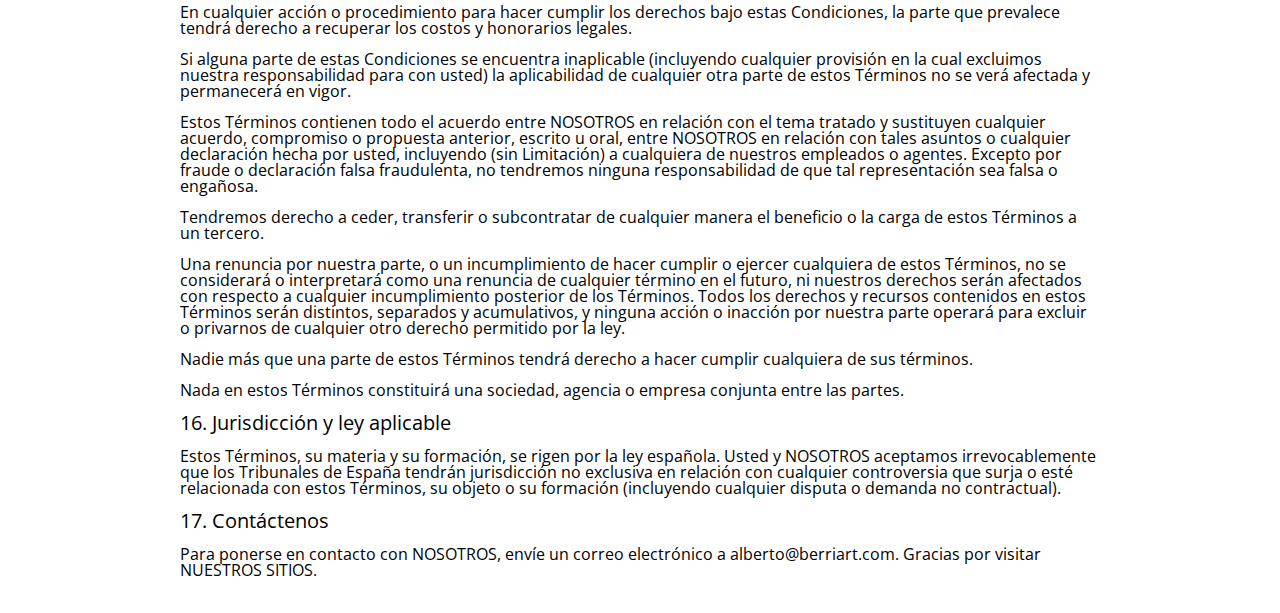
<file: es/terminos/index.html>
<!DOCTYPE html>
<html lang="es" class="page">
<head>
  <meta charset="utf-8" />
  <meta name="viewport" content="width=device-width, initial-scale=1.0" />
  <link href='https://fonts.googleapis.com/css?family=Poiret+One|Open+Sans+Condensed:300' rel='stylesheet' type='text/css'>
  <link href="/stylesheets/app.css" rel="stylesheet" type="text/css" media="all" />
  <link rel="shortcut icon" href="/favicon.ico" />
  <link rel="canonical" href="https://www.numcol.com/es/privacidad/" />
  <title>Términos de uso y condiciones generales - NumCol</title>
  <meta name="description" content="Numcol - Términos de uso y condiciones generales" />
  <meta property="og:title" content="NumCol" />
  <meta property="og:site_name" content="NumCol"/>
  <meta property="og:url" content="https://www.numcol.com/es/privacidad/" />
  <meta property="og:description" content="El juego de agilidad mental con números y colores" />
  <meta property="og:image" content="https://www.numcol.com/images/fetured-nulcom.jpg" />
</head>
<body class="page">
    <script>
      (function(i,s,o,g,r,a,m){i['GoogleAnalyticsObject']=r;i[r]=i[r]||function(){
      (i[r].q=i[r].q||[]).push(arguments)},i[r].l=1*new Date();a=s.createElement(o),
      m=s.getElementsByTagName(o)[0];a.async=1;a.src=g;m.parentNode.insertBefore(a,m)
      })(window,document,'script','//www.google-analytics.com/analytics.js','ga');

      ga('create', 'UA-56333646-1', 'auto');
      ga('send', 'pageview');

    </script>

    <div id="wrapper">
      <div class="simple-page">
        <header>
          <a href="/es/"><img src="/images/logo.png" /></a>
          <h1><a href="/es/">NumCol</a></h1>
          <h2>Términos de uso y condiciones generales</h2>
        </header>

        <p class="answer">POR FAVOR, LEA ATENTAMENTE ESTOS TÉRMINOS Y CONDICIONES ANTES DE SEGUIR USANDO ESTA WEB O EL JUEGO</p>

        <p class="answer"><em>Última modificación: 28 de octubre de 2018.</em></p>

        <p class="question">1. Términos de uso del sitio web y del juego (Términos)</p>

              <p class="answer">
                Estos Términos (junto con los documentos a los que se hace referencia en este documento) le informan sobre los términos
                en los que puede hacer uso de nuestro sitio web numcol.com o nuestro juego para la plataforma Android Numcol (en adelante ambos: NUESTROS SITIOS), ya sea como visitante o como usuario registrado.
                El uso de NUESTROS SITIOS incluye acceso, navegación o registro.
              </p>
              <p class="answer">
                Lea estos Términos atentamente antes de empezar a utilizar NUESTROS SITIOS, ya que estos se aplicarán a su uso. Al utilizar NUESTROS SITIOS,
                confirma que conoce estos Términos y que acepta cumplir con ellos.
              </p>

              <p class="question">2. Otros términos aplicables</p>

              <p class="answer">
                Estos Términos generales se refieren a los siguientes términos adicionales, que también se incluyen en el uso de NUESTROS SITIOS:
              </p>
              <ul>
                <li><a href="https://www.numcol.com/es/privacidad">Nuestra Política de Privacidad</a>, que establece los términos en los que procesamos cualquier dato personal que recopilamos o que usted nos proporcione. Al utilizar NUESTROS SITIOS, da su consentimiento a dicho procesamiento de datos y garantiza que toda la información proporcionada por usted es correcta y exacta.</li>
                <li><a href="https://www.numcol.com/es/cookies">Nuestra Política de Cookies</a>, que establece información sobre las cookies en NUESTROS SITIOS.</li>
              </ul>

              <p class="question">3. Información sobre el titular</p>

              <p class="answer">
                La web numcol.com es un sitio operado por Alberto Varela ("NOSOTROS"), con domicilio en Bilbao; con N.I.F. nº <nobr>7 2 4 0 2 3 1 A</nobr>.
              </p>
              <p class="answer">
                Nuestra web ofrece información sobre el juego Numcol. El juego es una aplicación para móviles Android de agilidad mental que incluye publicidad.
              </p>

              <p class="question">4. Cambios en estos términos</p>

              <p class="answer">
                NOSOTROS podemos revisar y modificar estos Términos en cualquier momento. Por favor, consulte esta página con asiduidad
                para tomar nota de cualquier cambio que podamos hacer. Tras la modificación, estos cambios son vinculantes.
              </p>

              <p class="question">5. Cambios en NUESTROS SITIOS</p>

              <p class="answer">
                Podemos actualizar nuesto sitio o cambiar el contenido en cualquier momento. Tenga en cuenta, sin embargo, que cualquier contenido
                de NUESTROS SITIOS puede estar desactualizado en cualquier momento, y no tenemos ninguna obligación de actualizarlo. No garantizamos
                que NUESTROS SITIOS, o cualquier contenido en él, esté libre de errores u omisiones.
              </p>

              <p class="question">6. Acceso a NUESTROS SITIOS</p>

              <p class="answer">
                No garantizamos que NUESTROS SITIOS, o cualquier contenido en el, esté siempre disponible o sea ininterrumpido y su acceso está
                permitido temporalmente. Podemos suspender, retirar, interrumpir o cambiar toda o cualquier parte de nuestro contenido y servicios
                sin previo aviso. No seremos responsables ante el usuario si por alguna razón NUESTROS SITIOS no está disponible en cualquier
                momento o durante un período.
              </p>
              <p class="answer">
                El usuario es responsable de hacer todo lo posible para tener acceso a la página web. También es responsable de asegurar que todas
                las personas que accedan a NUESTROS SITIOS web a través de su conexión a Internet son conscientes de estos Términos y otros términos
                y condiciones específicos aplicables, y que cumplen con ellos.
              </p>

              <p class="question">7. El uso de NUESTROS SITIOS</p>

              <p class="answer">
                Puede utilizar NUESTROS SITIOS únicamente con fines legales. No puede usar nuestra web con los siguientes fines:
              </p>

              <ul>
                <li>De cualquier manera que viole cualquier ley o regulación local, nacional o internacional aplicable.</li>
                <li>De cualquier manera que sea ilegal o fraudulenta, o tenga cualquier propósito o efecto ilegal o fraudulento.</li>
                <li>Con el propósito de dañar o intentar dañar a menores de cualquier manera.</li>
                <li>Enviar, recibir, cargar, descargar, usar o reutilizar a sabiendas cualquier material que no cumpla con nuestros estándares de contenido.</li>
                <li>Transmitir o adquirir el envío de cualquier material publicitario o promocional no solicitado o no autorizado o cualquier otra forma de difusión similar (spam).</li>
                <li>Transmitir a sabiendas cualquier dato, envío o carga de cualquier material que contenga cualquier tipo de virus, troyanos, bombas de tiempo, gusanos, ‘key loggers’, ‘spyware’, ‘adware’ o cualquier otro programa dañino diseñado para dañar ente el funcionamiento de cualquier software o hardware.</li>
              </ul>

              <p class="answer">
                Al aceptar estos térmisno también está de acuerdo en:
              </p>

              <ul>
                <li>No reproducir, duplicar, copiar o revender cualquier parte de nuestra página web que afecte a las disposiciones de estos Términos.</li>
                <li>No acceder sin autorización, interferir, dañar o interrumpir cualquier parte de NUESTROS SITIOS web; así como cualquier equipo o red en la que se almacene NUESTROS SITIOS, cualquier software utilizado en la provisión de NUESTROS SITIOS, o cualquier equipo, red o software de nuestra propiedad o utilizado por terceros.</li>
              </ul>

              <p class="question">8. Información no vinculante</p>

              <p class="answer">
                El contenido de NUESTROS SITIOS se proporciona sólo para información general y no de manera vinculante. Puede obtener asesoramiento
                profesional o especializado antes de realizar cualquier acción basada en el contenido de NUESTROS SITIOS. Aunque nos esforzamos en
                actualizar la información, no ofrecemos garantías, expresas o implícitas, de que el contenido de NUESTROS SITIOS sea exacto,
                completo o actualizado.
              </p>

              <p class="question">9. Limitación de nuestra responsabilidad</p>

              <p class="answer">
                Ninguna de estas condiciones excluye o limita nuestra responsabilidad por muerte o lesiones personales derivadas de nuestra negligencia,
                fraude o declaración falsa fraudulenta, o cualquier otra responsabilidad que la ley española no pueda excluir o limitar.
              </p>
              <p class="answer">
                No seremos responsables ante ningún usuario de ninguna pérdida o daño, ya sea en contrato, agravio (incluyendo negligencia),
                incumplimiento de deber estatutario, o de otra manera, incluso previsible, que surja en o en conexión con el uso de, o incapacidad
                para usar, NUESTROS SITIOS; o el uso de o la confianza en cualquier contenido que se muestra en NUESTROS SITIOS.
              </p>
              <p class="answer">
                Tenga en cuenta que, en particular, no seremos responsables de la pérdida de beneficios, ventas, negocios o ingresos; interrupción
                del negocio; pérdida de ahorros previstos; pérdida de oportunidad de negocio, buena voluntad o reputación; o cualquier pérdida,
                costo, gasto, daño u otras reclamaciones indirectas o consecuentes (ya sea causada por nuestra negligencia, empleados, agentes
                o de otro tipo) que surjan de o en conexión con la provisión del material.
              </p>
              <p class="answer">
                No seremos responsables de ninguna pérdida o daño causado por un virus, ataque distribuido de denegación de servicio u
                otro material dañino en la tecnología que pueda infectar su equipo informático, programas informáticos, datos u otro material de
                propiedad debido al uso de NUESTROS SITIOS o a la descarga de cualquier contenido, o en cualquier sitio web vinculado a NOSOTROS.
              </p>
              <p class="answer">
                No asumimos ninguna responsabilidad por el contenido de los sitios web enlazados en NUESTROS SITIOS ni deben ser interpretados
                como apoyo o respaldo de esos sitios web enlazados. No seremos responsables de ninguna pérdida o daño que pueda surgir del uso
                de los mismos. La aceptación de sus términos y condiciones, también actuará como una liberación general por nuestra parte y
                cualquiera de nuestras subsidiarias (y todos sus directivos, directores, agentes y empleados) de cualquier responsabilidad por
                cualquier reclamación, pérdida, daño (tanto directo como indirecto, incluyendo pérdida de beneficios, buena voluntad y
                oportunidad de negocio) que surjan de o de alguna manera relacionados con el uso de NUESTROS SITIOS.
              </p>
              <p class="answer">
                En la medida permitida por la ley, excluimos todas las condiciones, garantías, representaciones u otros términos que puedan
                aplicarse a NUESTROS SITIOS o cualquier contenido de éste, ya sea expreso o implícito.
              </p>

              <p class="question">10. Indemnidad</p>

              <p class="answer">
                Usted nos indemnizará (así como a nuestros afiliados, socios, productos derivados, respectivos directores, funcionarios y
                empleados) y nos mantendrá a salvo, de y contra cualquier pérdida, daños, costos, gastos (incluyendo honorarios legales
                razonables) u otros reclamos derivados de cualquier incumplimiento por su parte de cualquiera de los Términos.
                Nos reservamos el derecho, a nuestro costo, de asumir la defensa y control exclusivo de cualquier asunto sujeto a indemnización.
              </p>

              <p class="question">11. Seguridad</p>

              <p class="answer">
                Usted es responsable de proteger la confidencialidad de su cuenta y contraseña o clave API. Debe notificarnos inmediatamente
                cualquier uso no autorizado de ellos o cualquier otro incumplimiento de seguridad.
              </p>
              <p class="answer">
                No garantizamos que NUESTROS SITIOS sean seguro o libre de errores o virus. Usted es el responsable de configurar su tecnología de
                información, programas y plataforma informática para acceder a NUESTROS SITIOS. Usted debe usar su propio software de protección
                contra virus.
              </p>
              <p class="answer">
                No debe intentar obtener acceso no autorizado a NUESTROS SITIOS, al servidor en el que se almacena NUESTROS SITIOS o a cualquier servidor,
                ordenador o bases de datos conectadas a NUESTROS SITIOS web. No debe atacar NUESTROS SITIOS a través de un ataque de denegación de
                servicio o un ataque distribuido de denegación de servicio. Informaremos de cualquier incumplimiento a las autoridades policiales
                pertinentes y cooperaremos con esas autoridades revelándoles su identidad. En el caso de que se produzca tal incumplimiento,
                su derecho a utilizar NUESTROS SITIOS cesará inmediatamente.
              </p>
              <p class="answer">
                Cualquier pérdida incurrida o sostenida por usted en la información transmitida será su responsabilidad exclusiva y en ningún caso
                dichas pérdidas serán total o parcialmente asumidas por NOSOTROS.
              </p>

              <p class="question">12. Vinculación a NUESTROS SITIOS</p>

              <p class="answer">
                Puede vincular a nuestra página, siempre y cuando lo haga de una manera que sea justa y legal y no dañe nuestra reputación
                o no se aproveche de ella. Usted no debe establecer un enlace de tal manera que sugiera cualquier forma de asociación o aprobación
                de nuestra parte cuando no exista.
              </p>

              <p class="question">13. Enlaces y recursos de terceros en NUESTROS SITIOS</p>

              <p class="answer">
                No tenemos ningún control, no aceptamos ninguna responsabilidad y no ofrecemos ninguna garantía con respecto a enlaces de terceros
                y recursos proporcionados en NUESTROS SITIOS. Si NUESTROS SITIOS contiene enlaces a otros sitios y recursos proporcionados por terceros,
                estos enlaces se proporcionan únicamente para su información.
              </p>

              <p class="question">14. Suspensión y conclusiones</p>

              <p class="answer">
                Nos reservamos el derecho a nuestra voluntad para determinar si ha habido un incumplimiento de estos Términos a través de su
                uso de NUESTROS SITIOS. Cuando haya ocurrido un incumplimiento de estos Términos, podemos tomar las medidas que consideremos apropiadas.
              </p>
              <p class="answer">
                El incumplimiento constituye un incumplimiento material de estas Condiciones en las que está autorizado a utilizar NUESTROS SITIOS
                y puede dar como resultado que tomemos todas o alguna de las siguientes acciones:
              </p>
              <ul>
                <li>Retiro inmediato, temporal o permanente de su derecho a utilizar NUESTROS SITIOS.</li>
                <li>Eliminación inmediata, temporal o permanente de cualquier publicación o material cargado por usted en NUESTROS SITIOS.</li>
                <li>Emisión de una advertencia.</li>
                <li>Procesos legales por el reembolso de todos los costos sobre una base de indemnización (incluyendo, pero no limitado a, costos administrativos y legales razonables) como resultado del incumplimiento.</li>
                <li>Otras acciones legales contra usted.</li>
                <li>Divulgación de dicha información a las autoridades policiales que razonablemente creamos que es necesario.</li>
              </ul>
              <p class="answer">
                Excluimos la responsabilidad por las acciones tomadas en respuesta a incumplimientos de estos Términos. Las respuestas descritas
                en estos Términos no están limitadas y podemos tomar cualquier otra acción que razonablemente consideremos apropiada.
              </p>

              <p class="question">15. Otros</p>

              <p class="answer">
                Usted acepta cumplir con todas las leyes, estatutos y reglamentos aplicables en relación con el uso de NUESTROS SITIOS.
              </p>
              <p class="answer">
                En cualquier acción o procedimiento para hacer cumplir los derechos bajo estas Condiciones, la parte que prevalece tendrá
                derecho a recuperar los costos y honorarios legales.
              </p>
              <p class="answer">
                Si alguna parte de estas Condiciones se encuentra inaplicable (incluyendo cualquier provisión en la cual excluimos nuestra
                responsabilidad para con usted) la aplicabilidad de cualquier otra parte de estos Términos no se verá afectada y permanecerá en vigor.
              </p>
              <p class="answer">
                Estos Términos contienen todo el acuerdo entre NOSOTROS en relación con el tema tratado y sustituyen cualquier acuerdo, compromiso o
                propuesta anterior, escrito u oral, entre NOSOTROS en relación con tales asuntos o cualquier declaración hecha por usted,
                incluyendo (sin Limitación) a cualquiera de nuestros empleados o agentes. Excepto por fraude o declaración falsa fraudulenta,
                no tendremos ninguna responsabilidad de que tal representación sea falsa o engañosa.
              </p>
              <p class="answer">
                Tendremos derecho a ceder, transferir o subcontratar de cualquier manera el beneficio o la carga de estos Términos a un tercero.
              </p>
              <p class="answer">
                Una renuncia por nuestra parte, o un incumplimiento de hacer cumplir o ejercer cualquiera de estos Términos, no se considerará
                o interpretará como una renuncia de cualquier término en el futuro, ni nuestros derechos serán afectados con respecto a
                cualquier incumplimiento posterior de los Términos. Todos los derechos y recursos contenidos en estos Términos serán distintos,
                separados y acumulativos, y ninguna acción o inacción por nuestra parte operará para excluir o privarnos de cualquier
                otro derecho permitido por la ley.
              </p>
              <p class="answer">
                Nadie más que una parte de estos Términos tendrá derecho a hacer cumplir cualquiera de sus términos.
              </p>
              <p class="answer">
                Nada en estos Términos constituirá una sociedad, agencia o empresa conjunta entre las partes.
              </p>

              <p class="question">16. Jurisdicción y ley aplicable</p>

              <p class="answer">
                Estos Términos, su materia y su formación, se rigen por la ley española. Usted y NOSOTROS aceptamos irrevocablemente que los
                Tribunales de España tendrán jurisdicción no exclusiva en relación con cualquier controversia que surja o esté relacionada con
                estos Términos, su objeto o su formación (incluyendo cualquier disputa o demanda no contractual).
              </p>

              <p class="question">17. Contáctenos</p>

              <p class="answer">
                Para ponerse en contacto con NOSOTROS, envíe un correo electrónico a alberto@berriart.com. Gracias por visitar NUESTROS SITIOS.
              </p>

        <footer>

        </footer>
      </div>
    </div>

</body>
</html>
</file>
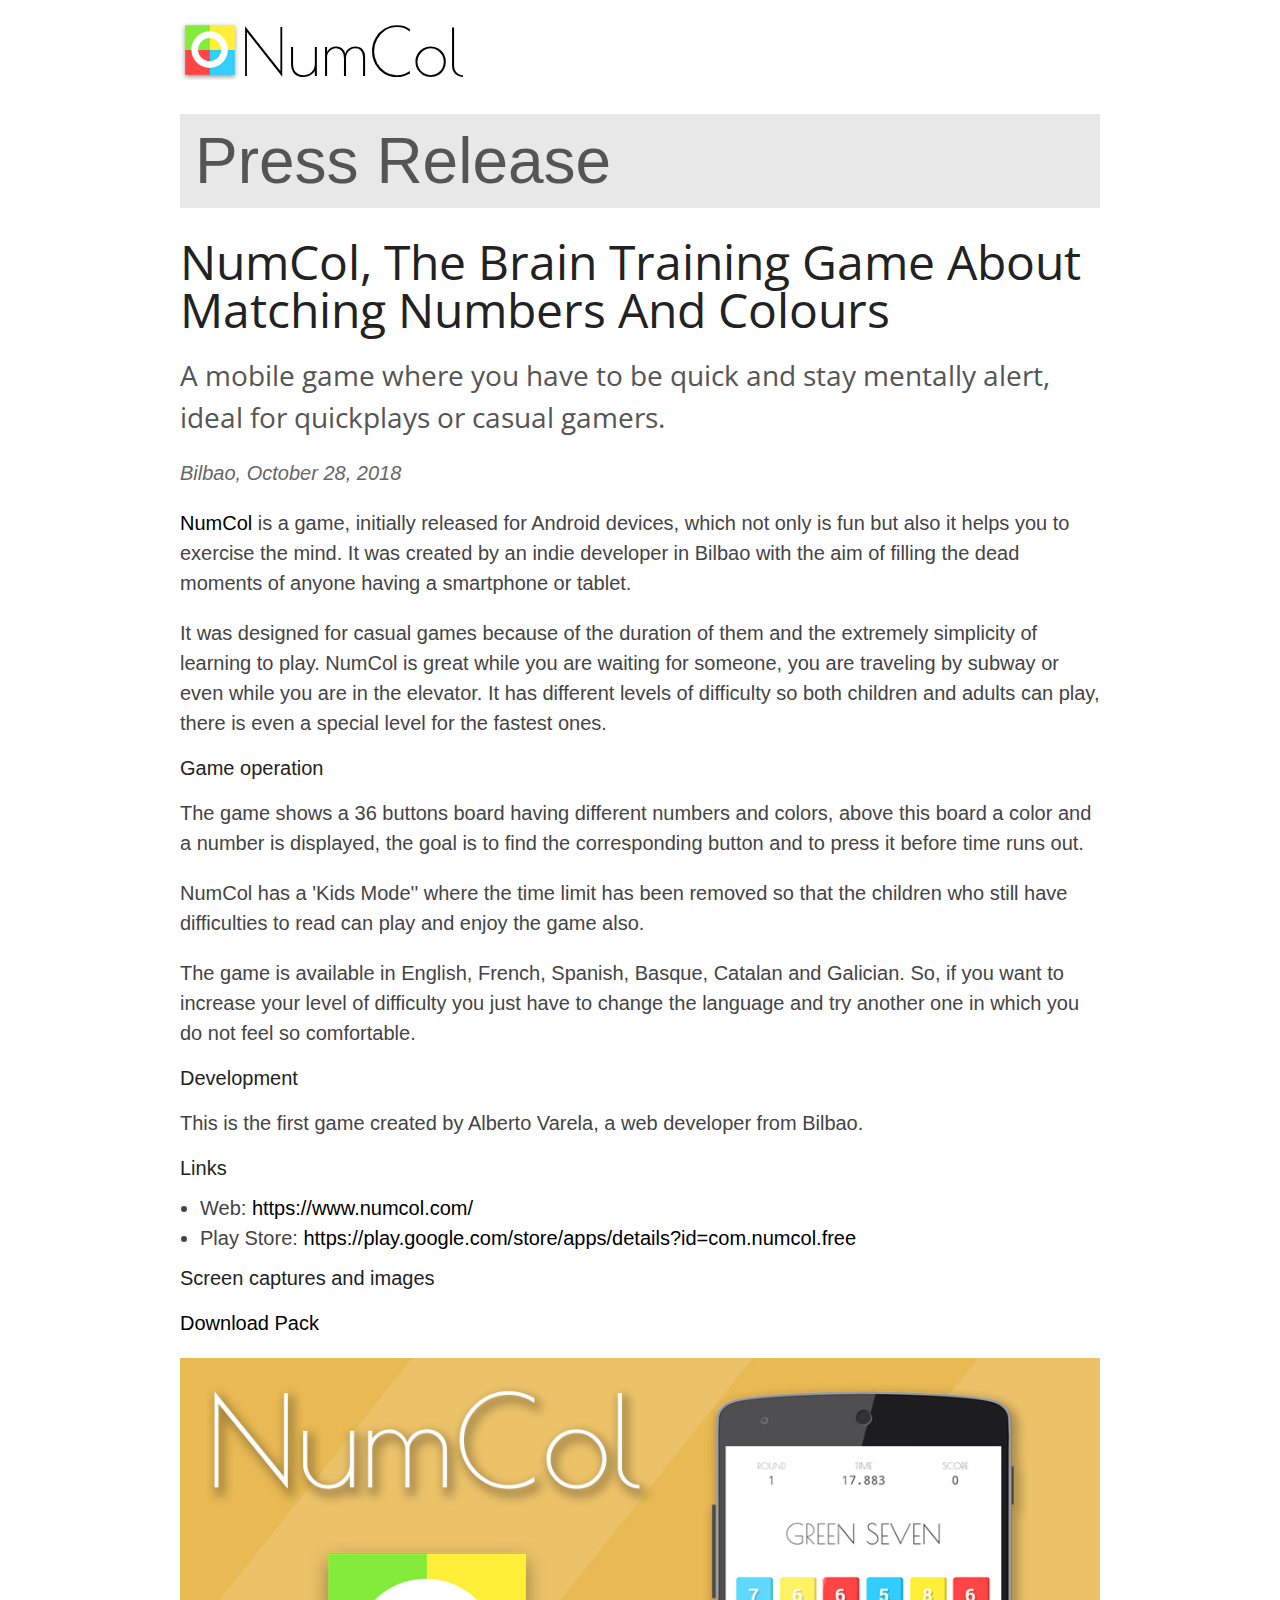
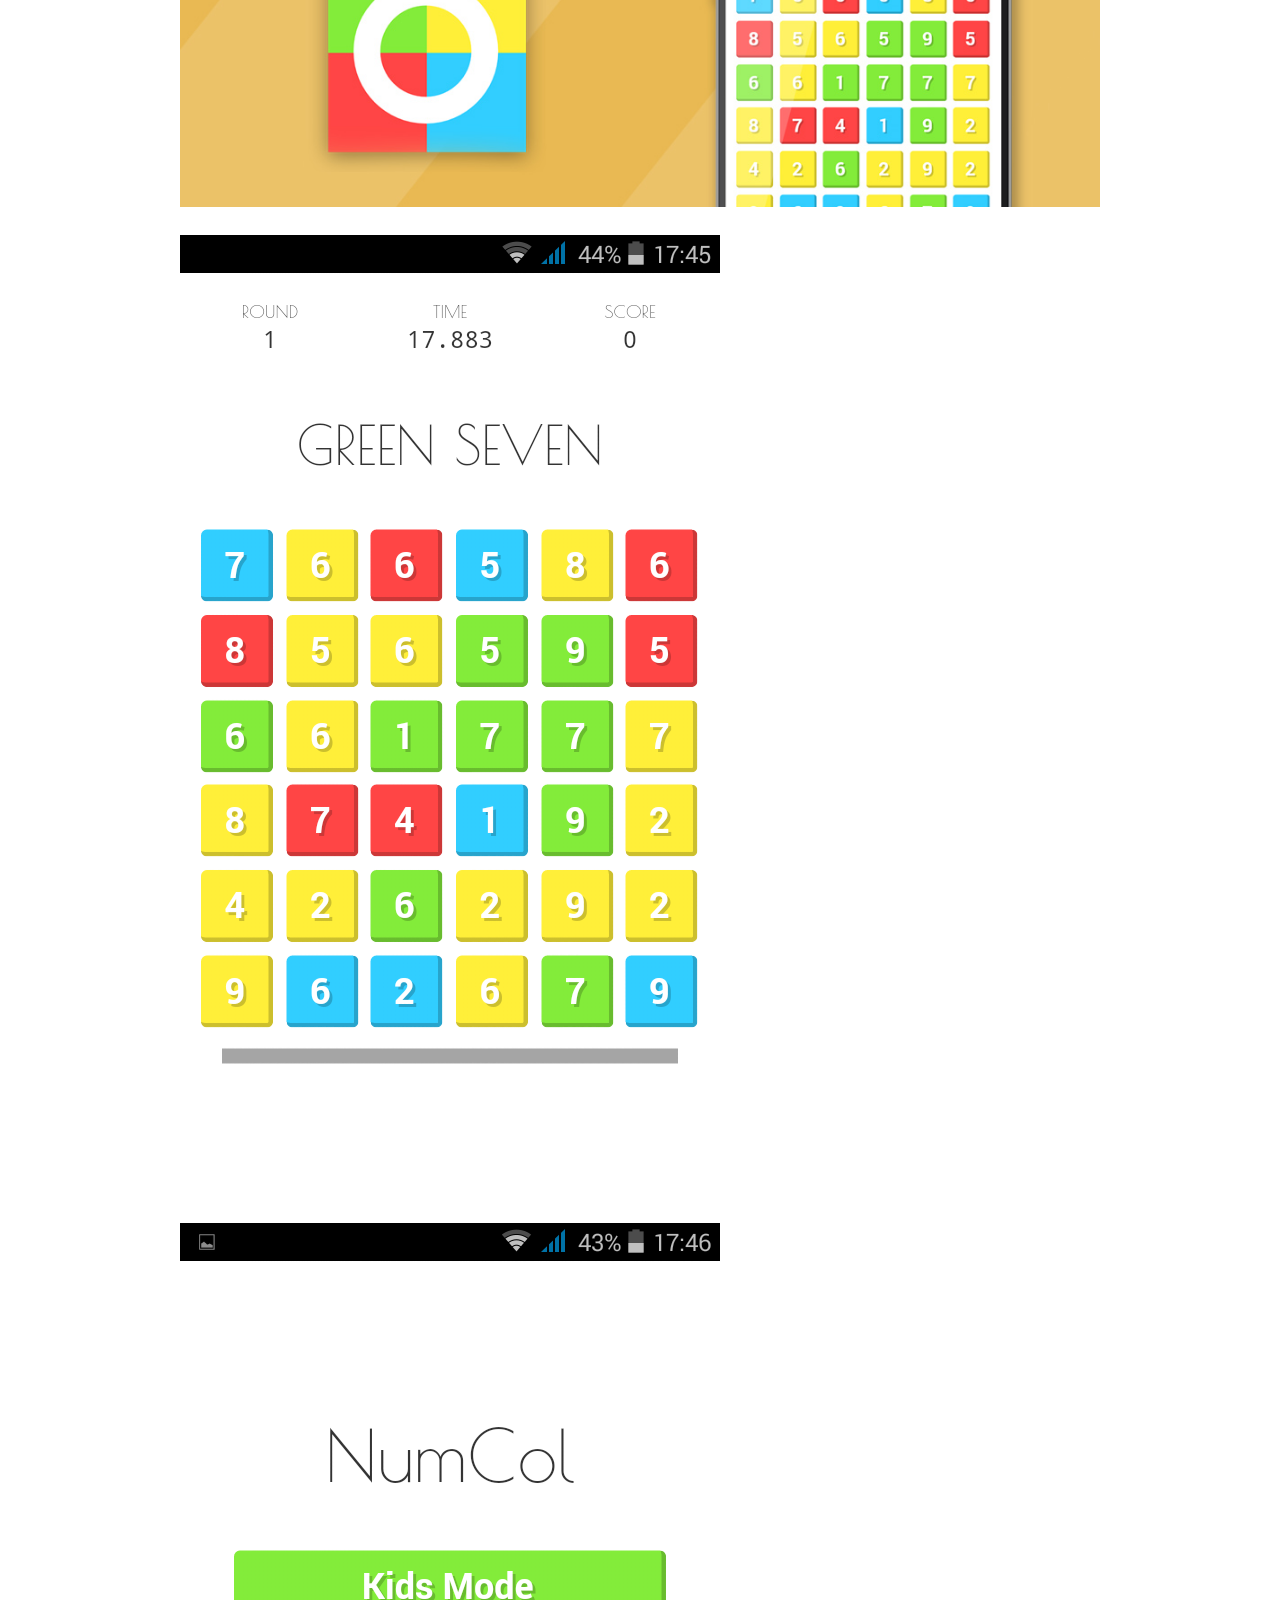
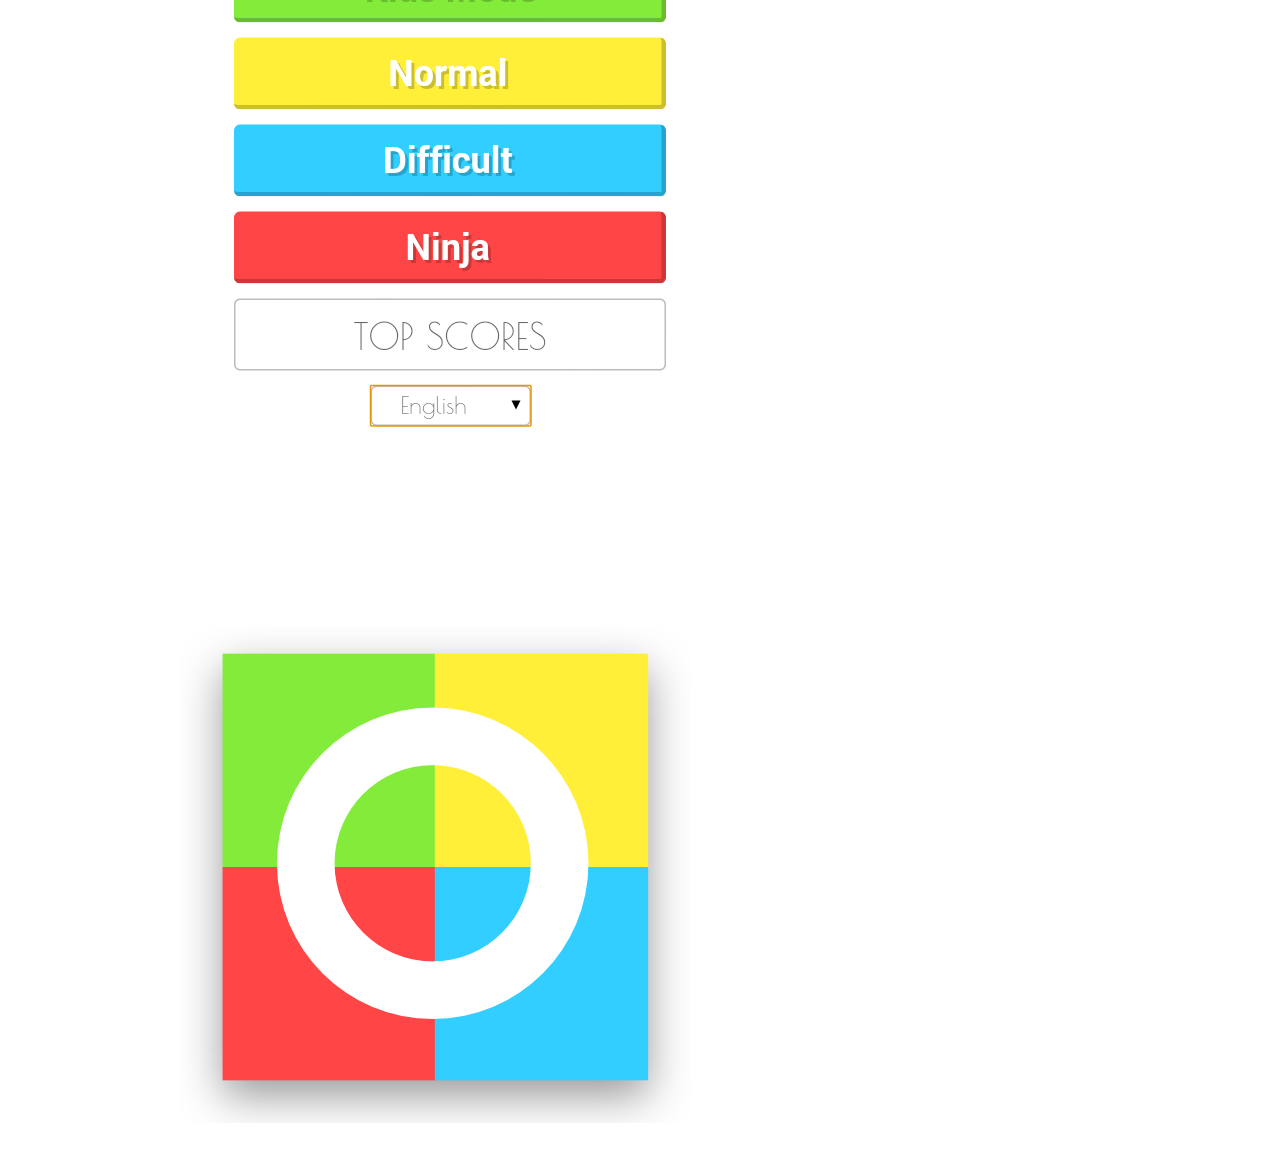
<file: press/release1.html>
<!DOCTYPE html>
<html lang="en" class="page">
<head>
  <meta charset="utf-8" />
  <meta name="viewport" content="width=device-width, initial-scale=1.0" />
  <link href='https://fonts.googleapis.com/css?family=Poiret+One|Open+Sans+Condensed:300' rel='stylesheet' type='text/css'>
  <link href="/stylesheets/app.css" rel="stylesheet" type="text/css" media="all" />
  <link rel="shortcut icon" href="/favicon.ico" />
  <link rel="canonical" href="https://www.numcol.com/press/release1.html" />
  <title>Press Release - NumCol</title>
  <meta name="description" content="Numcol - Press Release- The Brain Training Game About Matching Numbers And Colours" />
  <meta property="og:title" content="Numcol - Press Release" />
  <meta property="og:site_name" content="NumCol"/>
  <meta property="og:url" content="https://www.numcol.com/press/release1.html" />
  <meta property="og:description" content="The Brain Training Game About Matching Numbers And Colours" />
  <meta property="og:image" content="https://www.numcol.com/images/fetured-nulcom.jpg" />
</head>
<body class="page">
    <script>
      (function(i,s,o,g,r,a,m){i['GoogleAnalyticsObject']=r;i[r]=i[r]||function(){
      (i[r].q=i[r].q||[]).push(arguments)},i[r].l=1*new Date();a=s.createElement(o),
      m=s.getElementsByTagName(o)[0];a.async=1;a.src=g;m.parentNode.insertBefore(a,m)
      })(window,document,'script','//www.google-analytics.com/analytics.js','ga');

      ga('create', 'UA-56333646-1', 'auto');
      ga('send', 'pageview');

    </script>

    <div id="wrapper">
      <div class="simple-page">
        <header>
            <a href="/"><img src="/images/logo.png" /></a>
            <h1><a href="/">NumCol</a></h1>
            <h2>Press Release</h2>
        </header>

        <article>
            <h1>NumCol, The Brain Training Game About Matching Numbers And Colours</h1>

            <h2>A mobile game where you have to be quick and stay mentally alert, ideal for quickplays or casual gamers.</h2>

            <p class="date">Bilbao, October 28, 2018</p>

            <p><a href="https://www.numcol.com/">NumCol</a> is a game, initially released for Android devices, which not only is fun but also it helps you to exercise the mind. It was created by an indie developer in Bilbao with the aim of filling the dead moments of anyone having a smartphone or tablet.</p>

            <p>It was designed for casual games because of the duration of them and the extremely simplicity of learning to play. NumCol is great  while you are waiting for someone, you are traveling by subway or even while you are in the elevator. It has different levels of difficulty so both children and adults can play, there is even a special level for the fastest ones.</p>

            <h3>Game operation</h3>

            <p>The game shows a 36 buttons board having different numbers and colors, above this  board a color and a number is displayed, the goal is to find the
            corresponding button and to press it before time runs out.</p>

            <p>NumCol has a 'Kids Mode'' where the time limit has been removed so that the children who still have difficulties to read can play and enjoy the game also.</p>

            <p>The game is available in English, French, Spanish, Basque, Catalan and Galician. So, if you want to increase your level of difficulty you just have to change the language and try another one in which you do not feel so comfortable.</p>

            <h3>Development</h3>

            <p>This is the first game created by Alberto Varela, a web developer from Bilbao. </p>

            <h3>Links</h3>

            <ul>
              <li>Web: <a href="https://www.numcol.com/">https://www.numcol.com/</a></li>
              <li>Play Store: <a href="https://play.google.com/store/apps/details?id=com.numcol.free">https://play.google.com/store/apps/details?id=com.numcol.free</a></li>
            </ul>

            <h3>Screen captures and images</h3>
            <p><a href="/press/images/numcol-images.zip">Download Pack</a>
            <p><img src="/press/images/numcol-featured-image.jpg" alt="NumCol Featured image"></p>
            <p><img src="/press/images/numcol-screenshot1.png" alt="NumCol Screenshot 1"></p>
            <p><img src="/press/images/numcol-screenshot2.png" alt="NumCol Screenshot 2"></p>
            <p><img src="/press/images/numcol-logo.png" alt="NumCol Logo"></p>


        </article>

        <footer>

        </footer>
      </div>
    </div>

</body>
</html>
</file>
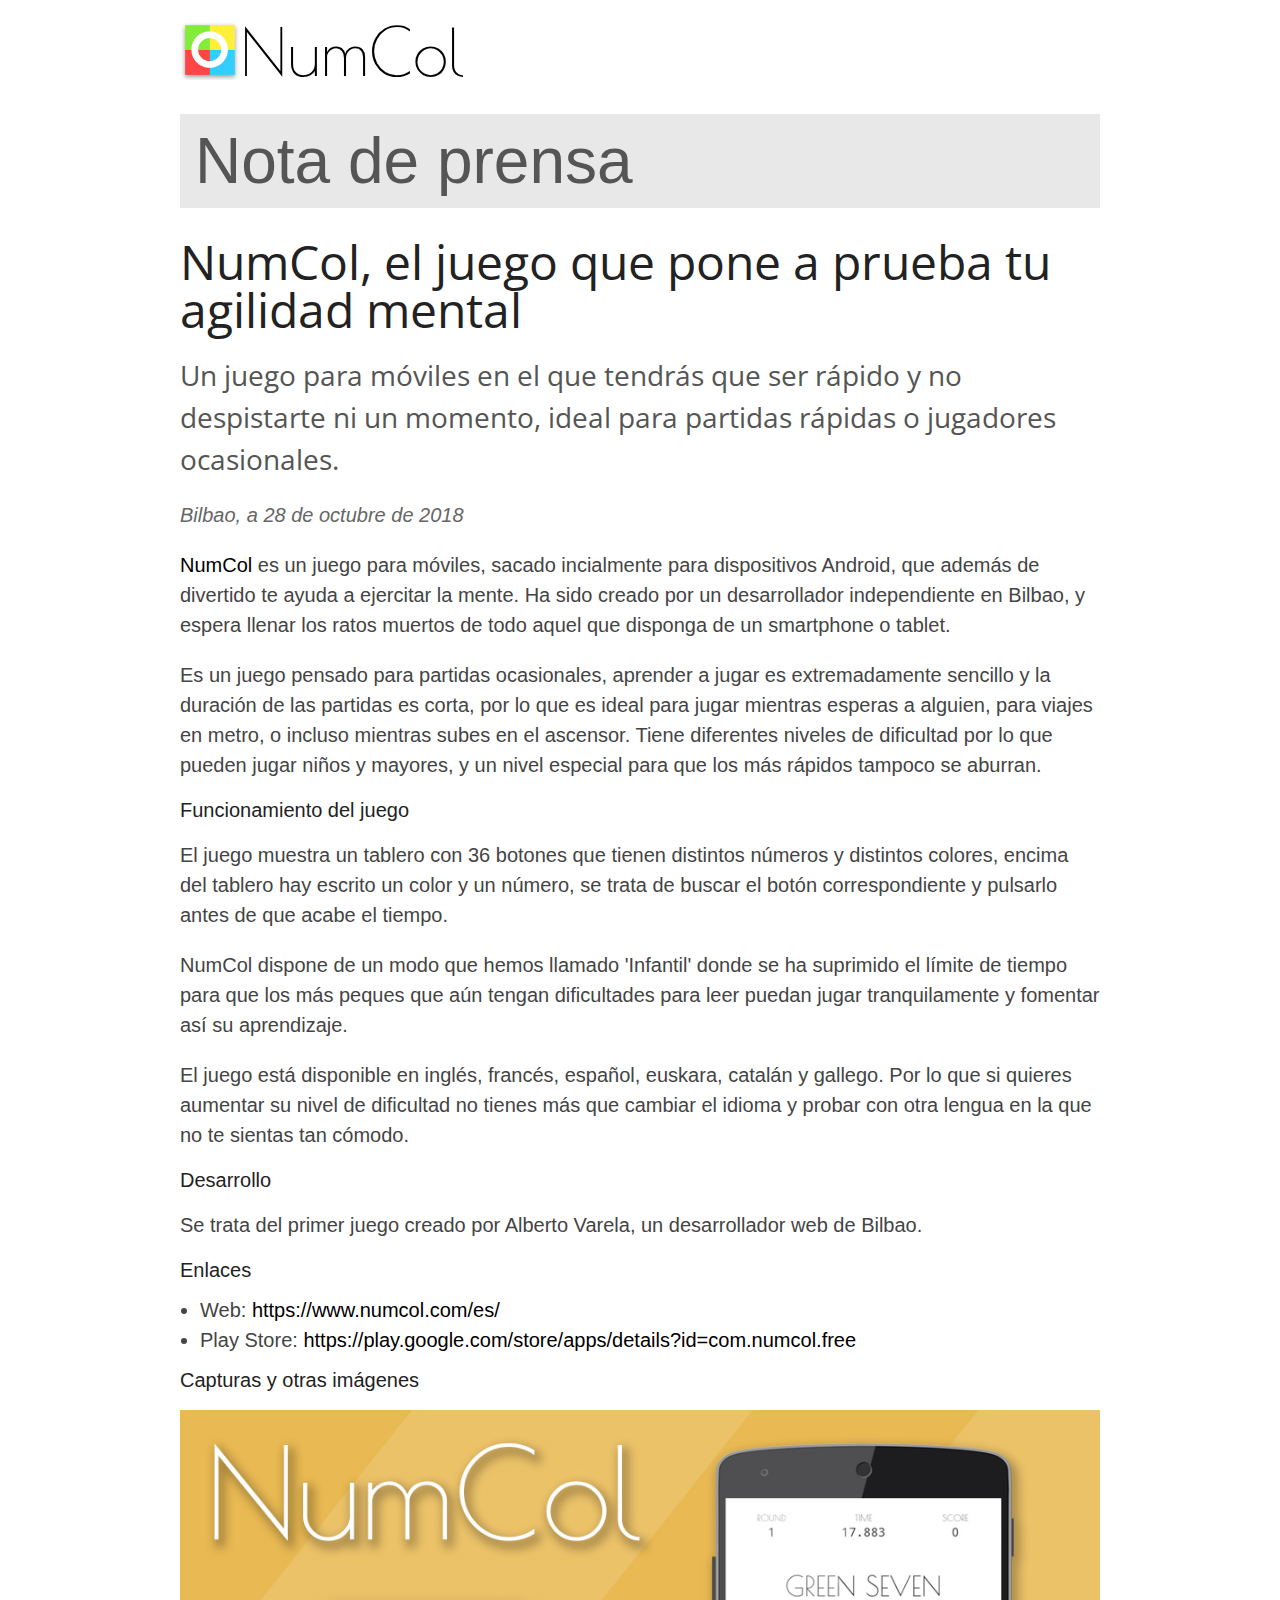
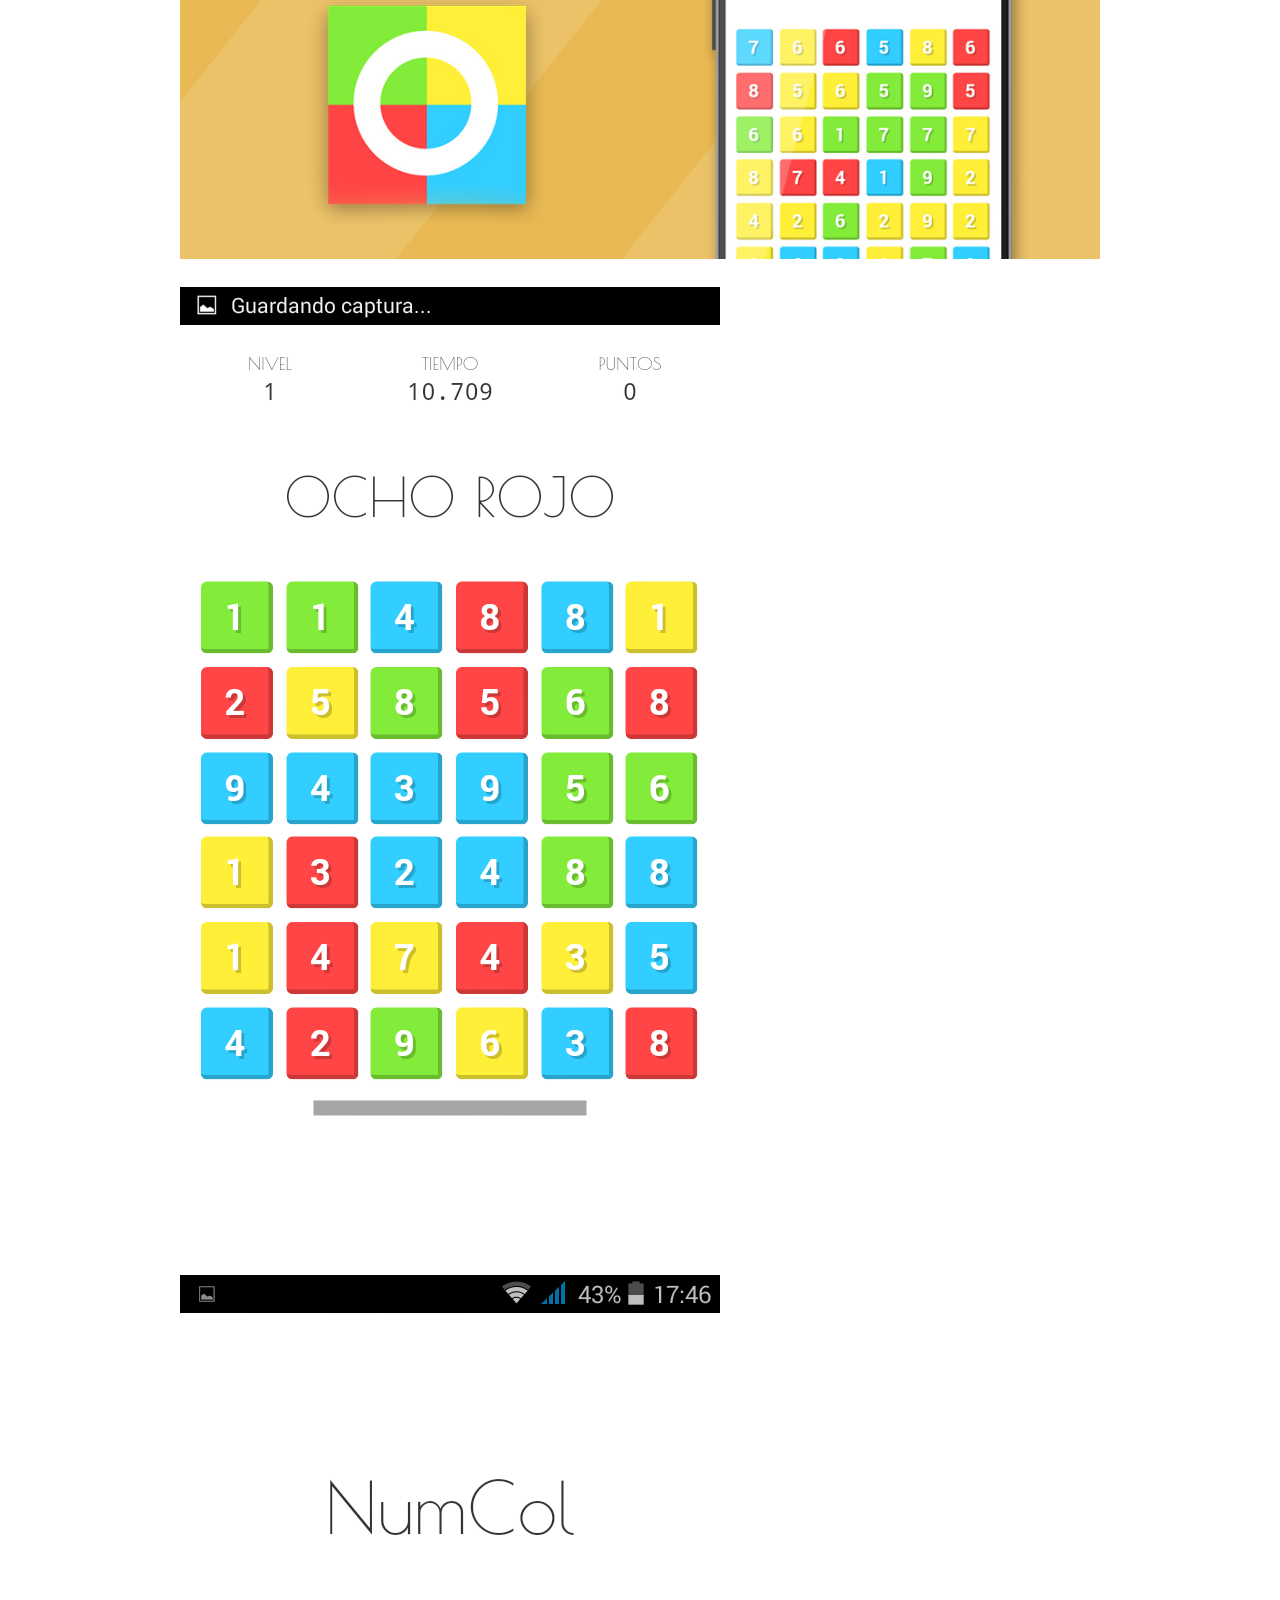
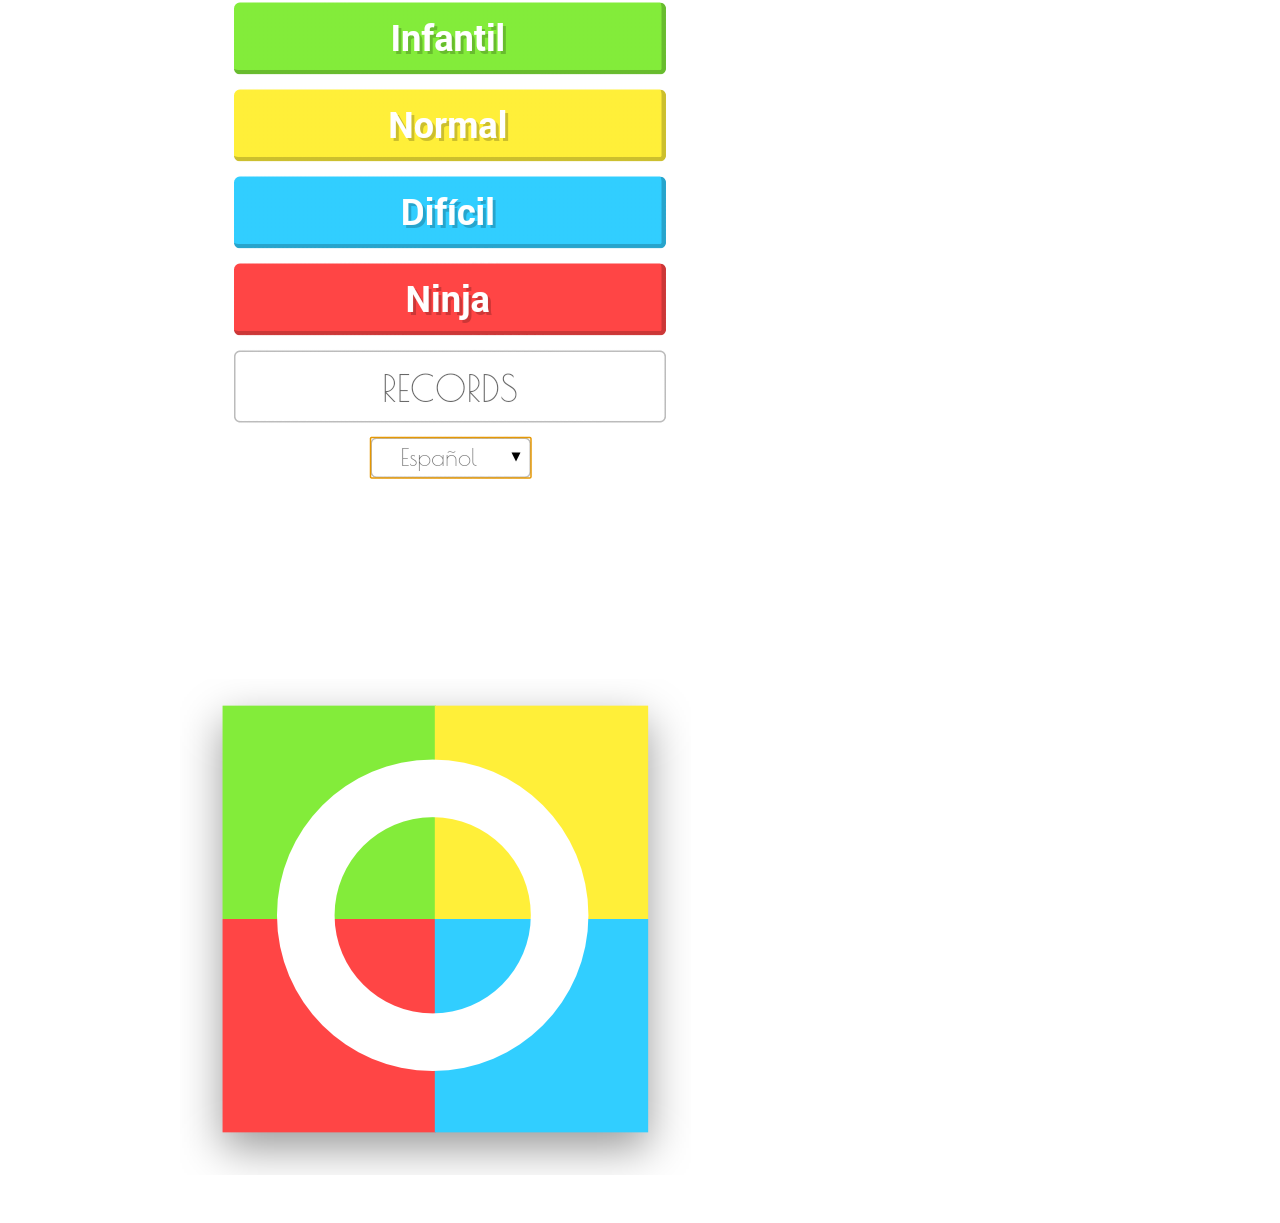
<file: es/prensa/nota1.html>
<!DOCTYPE html>
<html lang="es" class="page">
<head>
  <meta charset="utf-8" />
  <meta name="viewport" content="width=device-width, initial-scale=1.0" />
  <link href='https://fonts.googleapis.com/css?family=Poiret+One|Open+Sans+Condensed:300' rel='stylesheet' type='text/css'>
  <link href="/stylesheets/app.css" rel="stylesheet" type="text/css" media="all" />
  <link rel="shortcut icon" href="/favicon.ico" />
  <link rel="canonical" href="https://www.numcol.com/es/prensa/nota1.html" />
  <title>Salida del juego - Notas de prensa - NumCol</title>
  <meta name="description" content="Numcol - Nota de prensa" />
  <meta property="og:title" content="NumCol" />
  <meta property="og:site_name" content="NumCol"/>
  <meta property="og:url" content="https://www.numcol.com/es/prensa/nota1.html" />
  <meta property="og:description" content="El juego de agilidad mental con números y colores" />
  <meta property="og:image" content="https://www.numcol.com/images/fetured-nulcom.jpg" />
</head>
<body class="page">
    <script>
      (function(i,s,o,g,r,a,m){i['GoogleAnalyticsObject']=r;i[r]=i[r]||function(){
      (i[r].q=i[r].q||[]).push(arguments)},i[r].l=1*new Date();a=s.createElement(o),
      m=s.getElementsByTagName(o)[0];a.async=1;a.src=g;m.parentNode.insertBefore(a,m)
      })(window,document,'script','//www.google-analytics.com/analytics.js','ga');

      ga('create', 'UA-56333646-1', 'auto');
      ga('send', 'pageview');

    </script>

    <div id="wrapper">
      <div class="simple-page">
        <header>
            <a href="/es/"><img src="/images/logo.png" /></a>
            <h1><a href="/es/">NumCol</a></h1>
            <h2>Nota de prensa</h2>
        </header>

        <article>
            <h1>NumCol, el juego que pone a prueba tu agilidad mental</h1>

            <h2>Un juego para móviles en el que tendrás que ser rápido y no despistarte ni un momento, ideal para partidas rápidas o jugadores ocasionales.</h2>

            <p class="date">Bilbao, a 28 de octubre de 2018</p>

            <p><a href="https://www.numcol.com/es/">NumCol</a> es un juego para móviles, sacado incialmente para dispositivos Android, que además de divertido te ayuda a ejercitar la mente. Ha sido creado por un desarrollador independiente en Bilbao, y espera llenar los ratos muertos de todo aquel que disponga de un smartphone o tablet.</p>

            <p>Es un juego pensado para partidas ocasionales, aprender a jugar es extremadamente sencillo y la duración de las partidas es corta, por lo que es ideal para jugar mientras esperas a alguien, para viajes en metro, o incluso mientras subes en el ascensor. Tiene diferentes niveles de dificultad por lo que pueden jugar niños y mayores, y un nivel especial para que los más rápidos tampoco se aburran.</p>

            <h3>Funcionamiento del juego</h3>

            <p>El juego muestra un tablero con 36 botones que tienen distintos números y distintos colores, encima del tablero hay escrito un color y un número, se trata
            de buscar el botón correspondiente y pulsarlo antes de que acabe el tiempo.</p>

            <p>NumCol dispone de un modo que hemos llamado 'Infantil' donde se ha suprimido el límite de tiempo para que los más peques que aún tengan dificultades para leer puedan jugar tranquilamente y fomentar así su aprendizaje.</p>

            <p>El juego está disponible en inglés, francés, español, euskara, catalán y gallego. Por lo que si quieres aumentar su nivel de dificultad no tienes más que cambiar el idioma y probar con otra lengua en la que no te sientas tan cómodo.</p>

            <h3>Desarrollo</h3>

            <p>Se trata del primer juego creado por Alberto Varela, un desarrollador web de Bilbao. </p>

            <h3>Enlaces</h3>

            <ul>
              <li>Web: <a href="https://www.numcol.com/es/">https://www.numcol.com/es/</a></li>
              <li>Play Store: <a href="https://play.google.com/store/apps/details?id=com.numcol.free">https://play.google.com/store/apps/details?id=com.numcol.free</a></li>
            </ul>

            <h3>Capturas y otras imágenes</h3>

            <p><img src="/es/prensa/images/numcol-imagen-destacada.jpg" alt="NumCol Imagen destacada"></p>
            <p><img src="/es/prensa/images/numcol-captura.png" alt="NumCol Captura 1"></p>
            <p><img src="/es/prensa/images/numcol-captura-inicio.png" alt="NumCol Captura 2"></p>
            <p><img src="/es/prensa/images/numcol-logotipo.png" alt="NumCol Logotipo"></p>


        </article>

        <footer>

        </footer>
      </div>
    </div>

</body>
</html>
</file>
<file: stylesheets/app.css>
/* https://meyerweb.com/eric/tools/css/reset/
   v4.0 | 20180602
   License: none (public domain)
*/

html, body, div, span, applet, object, iframe,
h1, h2, h3, h4, h5, h6, p, blockquote, pre,
a, abbr, acronym, address, big, cite, code,
del, dfn, em, img, ins, kbd, q, s, samp,
small, strike, strong, sub, sup, tt, var,
b, u, i, center,
dl, dt, dd, ol, ul, li,
fieldset, form, label, legend,
table, caption, tbody, tfoot, thead, tr, th, td,
article, aside, canvas, details, embed,
figure, figcaption, footer, header, hgroup,
main, menu, nav, output, ruby, section, summary,
time, mark, audio, video {
	margin: 0;
	padding: 0;
	border: 0;
	font-size: 100%;
	font: inherit;
	vertical-align: baseline;
}

/* HTML5 display-role reset for older browsers */

article, aside, details, figcaption, figure,
footer, header, hgroup, main, menu, nav, section {
	display: block;
}

/* HTML5 hidden-attribute fix for newer browsers */

*[hidden] {
    display: none;
}

body {
	line-height: 1;
}

ol, ul {
	list-style: none;
}

blockquote, q {
	quotes: none;
}

blockquote:before, blockquote:after,
q:before, q:after {
	content: '';
	content: none;
}

table {
	border-collapse: collapse;
	border-spacing: 0;
}

* {
    -webkit-box-sizing: border-box;
            box-sizing: border-box;
}

strong, b {
    font-weight: bold;
}

i, em {
    font-style: italic;
}

html {
    font-size: 62.5%;
}

html, body {
    margin: 0;
    padding: 0;
    width: 100%;
    height: 100%;
    font-family: 'Open Sans Condensed', sans-serif
}

html.page, body.page {
	height: auto;
}

ul {
    display: block;
    list-style-type: disc;
    margin-top: 1em;
    margin-bottom: 1em;
    margin-left: 0;
    margin-right: 0;
    padding-left: 40px;
}

li {
    font-size: 16px;
    font-size: calc(16rem / 10);
}

#wrapper {
    width: 100%;
    height: 100%;
    overflow: hidden;
    position: relative;
}

.page {
    height: auto;
}

.page #wrapper {
        height: auto;
        overflow: auto;
    }

img {
    max-width: 100%;
}

h1 {
    font-family: 'Poiret One', cursive;
    font-size: 104px;
    font-size: calc(104rem / 10);
    color: #222;
    margin-bottom: 10px;
}

h2 {
    font-size: 32px;
    font-size: calc(32rem / 10);
    color: #555;
    margin-bottom: 5px;
}

.question {
    margin-bottom: 15px;
    font-size: 20px;
    font-size: calc(20rem / 10);
}

.answer {
    margin-bottom: 15px;
    font-size: 16px;
    font-size: calc(16rem / 10);
}

.answer li {
        list-style: square;
        margin-bottom: 15px;
        margin-left: 20px;
    }

#header {
    position: absolute;
    top: 0;
    left: 0;
    width: 48%;
    height: 100%;
    padding: 30px;
}

#header img {
        float: left;
    }

.copy {
    color: #bbb;
    font-size: 20px;
    font-size: calc(20rem / 10);
}

.copy a {
        color: #bbb;
    }

#middle {
    position: absolute;
    top: 0;
    left: 50%;
    width: 48%;
    height: 100%;
}

#middle img {
        display: block;
        margin: auto;
        margin-top: 100px;
    }

#soon {
    font-size: 24px;
    font-size: calc(24rem / 10);
    color: #333;
    margin-top: 30px;
}

footer {
    position: absolute;
    bottom: 30px;
    left: 30px;
    font-size: 16px;
    font-size: calc(16rem / 10);
    color: #666;
    width: 40%;
}

#download-container {
    width: 100%;
    position: relative;
    margin-top: 30px;
}

#download-container .download {
        width: 100%;
    }

#download-container .download .box {

            background: #f8f8f8;
            border-right: 2px solid #ddd;
            border-bottom: 2px solid #ddd;
            padding: 20px;
            text-align: center;
        }

#download-container .download .box h3 {
                text-transform: uppercase;
    font-size: 32px;
    font-size: calc(32rem / 10);
                margin-bottom: 15px;
            }

#download-container .download .box p {
                margin-bottom: 15px;
    font-size: 16px;
    font-size: calc(16rem / 10)
            }

#download-container .download .box p:last-child {
	margin: 0;
}

#download-container .download .box img {
                float: none;
                display: block;
                margin: auto;
            }

#ios {
    text-align: center;
    margin-top: 20px;
    font-size: 16px;
    font-size: calc(16rem / 10);
}

#donate {
    text-align: center;
    margin-top: 20px;
}

#donate form {
        display: inline-block;
    }

footer nav ul {
        display: block;
        list-style: none;
        margin: 0 0 20px;
        padding: 0;
    }

footer nav ul li {
    font-size: 20px;
    font-size: calc(20rem / 10);
            display: inline;
            text-transform: uppercase;
            border-left: 1px solid #ddd;
        }

footer nav ul li a {
                color: #333;
                padding: 0 20px;
                text-decoration: underline;
            }

footer nav ul li:first-child {
	border: 0;
}

footer nav ul li:first-child a {
                    padding-left: 0;
}

footer nav ul.small li {
	text-transform: none;
	font-size: 12px;
	font-size: calc(12rem / 10);
}

footer nav ul.small li a {
                padding: 0 7px;
}

footer nav ul.small li:first-child a {
                    padding-left: 0;
}

.simple-page {
    padding: 20px;
    max-width: 960px;
    margin: auto;
    text-align: left;
}

.simple-page header img {
            float: left;
            max-width: 60px;
        }

.simple-page header h1 {
    font-size: 64px;
    font-size: calc(64rem / 10);
            margin-bottom: 30px;
        }

.simple-page header h1 a {
                text-decoration: none;
                color: #000;
            }

.simple-page header h2 {
            padding: 15px;
            background: #e8e8e8;
    font-size: 64px;
    font-size: calc(64rem / 10);
            font-family: Arial, sans-serif;
            margin-bottom: 30px;
        }

.simple-page article h1 {
            font-family: 'Open Sans Condensed', sans-serif;
    font-size: 48px;
    font-size: calc(48rem / 10);
            margin-bottom: 20px;
        }

.simple-page article h2, .simple-page article p {
            font-family: 'Open Sans Condensed', sans-serif;
            margin-bottom: 15px;
            line-height: 1.5em;
        }

.simple-page article h2 {
    font-size: 28px;
    font-size: calc(28rem / 10);
            margin-bottom: 20px;
        }

.simple-page article p, .simple-page article h3 {
            font-family: Arial, sans-serif;
    font-size: 20px;
    font-size: calc(20rem / 10);
            margin-bottom: 20px;
            color: #444;
        }

.simple-page article p a, .simple-page article h3 a {
                color: #000;
                text-decoration: none;
            }

.simple-page article p.date, .simple-page article h3.date {
	font-style: italic;
	color: #666;
}

.simple-page article h3 {
    font-size: 20px;
    font-size: calc(20rem / 10);
            color: #222;
        }

.simple-page article ul {
            list-style: disc outside none;
            list-style: initial;
            padding-left: 20px;
            margin-bottom: 20px;
            color: #444;
        }

.simple-page article ul li {
                font-family: Arial, sans-serif;
    font-size: 20px;
    font-size: calc(20rem / 10);
                margin-bottom: 10px;
            }

.simple-page article ul li a {
                    color: #000;
                    text-decoration: none;
                }

.simple-page article.mention h1 {
                margin: 0;
    font-size: 48px;
    font-size: calc(48rem / 10);
}

.simple-page article.mention h1 a {
                    color: #000;
                    text-decoration: none;
                }

.simple-page article.mention p a {
                    color: #555;
                    text-decoration: underline;
                }

.simple-page article.mention p i {
                    color: #777;
                }

@media (max-width: 1130px) {
    html, body {
        height: auto;
    }

    #header, #middle, footer, #wrapper {
        width: 100%;
        text-align: center;
        position: relative;
        top: auto;
        left: auto;
        overflow: visible;
    }

    #header img {
        display: inline-block;
        float: none;
    }

    #middle {
        padding: 0 20px;
        margin-bottom: 60px;
    }

        #middle img {
            margin-top: 20px;
        }
}

@media (max-width: 480px) {
        #download-container .download {
            width: 100%
        }
        #download-container .download.right {
		position: relative;
	}
        #download-container .download.left {
		margin-bottom: 20px;
	}

    h1 {
    font-size: 72px;
    font-size: calc(72rem / 10);
    }

    h2 {
    font-size: 24px;
    font-size: calc(24rem / 10);
    }

    .copy {
    font-size: 16px;
    font-size: calc(16rem / 10);
    }

    footer {
        padding: 0 20px;
    }
}
</file>
